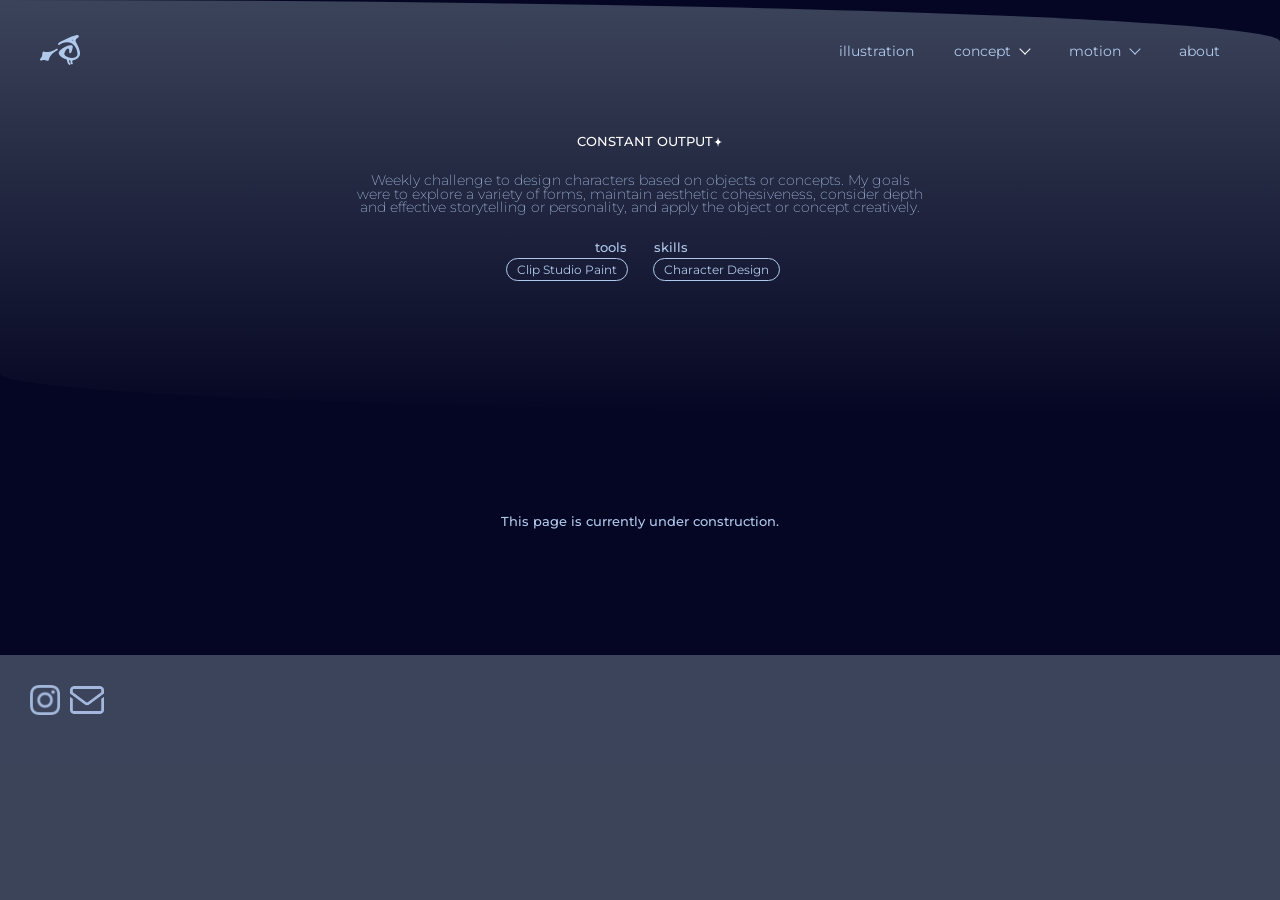
<file: concept_2024constantoutput.html>
<!DOCTYPE html> 
<html> 
<head> 
	<title>joey's portfolio</title> 
	<meta name="viewport" content="width=device-width" />

	<script src="js/script.js"></script>
	<script src="js/insertDescriptions.js"></script>

	<link rel="stylesheet" href="css/0all.css">
	<link rel="stylesheet" href="css/0all_logo.css">
	<link rel="stylesheet" href="css/0all_navbar.css">
	<link rel="stylesheet" href="css/0all_footer.css">

	<link rel="stylesheet" href="css/heading.css">
	<link rel="stylesheet" href="css/proj_gallery.css">

	<style>@import url('https://fonts.googleapis.com/css2?family=Chonburi&family=Courier+Prime:ital,wght@0,400;0,700;1,400;1,700&display=swap');</style>
	<link href="https://fonts.cdnfonts.com/css/pecita" rel="stylesheet">
	<link href="https://fonts.googleapis.com/css2?family=Montserrat:wght@100..900&display=swap" rel="stylesheet">

</head> 
<body> 
	<div id="nav-entire">
		<div id="logo-box">
			<audio id="sound-star" src="sparkle.wav" autostart="false"></audio>
			<a href="index.html"><img src="img/logo.svg" alt="logo" class="logo-svg"></a>
		</div>

		<div class="menu-box">
			<a class="menu-icon" onclick="clickMenuDropdown()">
                <span id="bar1" class="menu-bar"></span>
				<span id="bar2" class="menu-bar"></span>
				<span id="bar3" class="menu-bar"></span>
			</a>

			<div id="menu-dropdown">
				<ul class="menu-ul">
					<li><a class="menu-links" href="illust.html">illustration</a></li>
					
					<div class="submenu-dropdown" onclick="clickSubMenuDropdown(this)"onmouseenter="hoverSubMenuDropdown(this)" onmouseleave="leaveSubMenuDropdown(this)">
						<li><a class="menu-links" href="concept.html">concept</a> <div class="nav-arrow current-page"></div></li>
						<ul class="submenu-ul">
							<li><a class="menu-links" href="concept_2026beyondnova.html">beyond nova [2026]</a></li>
							<li><a class="menu-links" href="concept_2025janitorsmystery.html">janitor's mystery [2025]</a></li>
							<li><a class="menu-links" href="concept_2025hungrylegs.html">hungry legs [2025]</a></li>
							<li><a class="menu-links current-page" href="concept_2024constantoutput.html">constant output [2024]</a></li>
						</ul>
					</div>
					<div class="submenu-dropdown" onclick="clickSubMenuDropdown(this)"onmouseenter="hoverSubMenuDropdown(this)" onmouseleave="leaveSubMenuDropdown(this)">
						<li><a class="menu-links" href="motion.html">motion</a> <div class="nav-arrow"></div></li>
						<ul class="submenu-ul">
							<li><a class="menu-links" href="motion_2026beyondnova.html">beyond nova [2026]</a></li>
							<li><a class="menu-links" href="motion_2026onemancircus.html">one man circus [2026]</a></li>
							<li><a class="menu-links" href="motion_2026sydneymemories.html">sydney memories [2026]</a></li>
						</ul>
					</div>
					
                    <li><a class="menu-links" href="about.html">about</a></li>
					<!-- <li><a class="menu-links" href="contact.html">contact</a></li> -->
				</ul>
			</div>
		</div>
	</div>
	
	<div id="img-box">
		<div id="heading-box">
			<h2 id="heading-text-proj">Constant Output</h2>
			<img src="img/STAR.png" alt="STAR" id="heading-star" onclick="starAudio();">
		</div>

		<p class="heading-desc"><script>insertConceptDesc("ConstantOutput2024");</script></p>
		<div id="heading-info">
			<div id="heading-tools">
				<h3>tools</h3>
				<div class="heading-tool"><h4>Clip Studio Paint</h4></div>
			</div>
			<div id="heading-skills">
				<h3>skills</h3>
				<div class="heading-skill"><h4>Character Design</h4></div>
			</div>
		</div>
	</div>

    <div id="projects-box">
        <div id="projects-list"></div>
		
		<div id="projects-images">
			<h3>This page is currently under construction.</h3>
		</div>
    </div>
    
    <div id="footer">
        <div id="social-icons">
            <div class="social-icon"><a href="https://www.instagram.com/zhuyiiz/" ><img src="img/instagram.png" alt="instagram-icon" id="insta"></a></div>
            <div class="social-icon"><a href="mailto:joeyzhuyiiz@gmail.com" ><img src="img/mail-inbox-app.png" alt="mail-icon" id="mail"></a></div>
        </div>
    </div>
</body> 
</html>
</file>
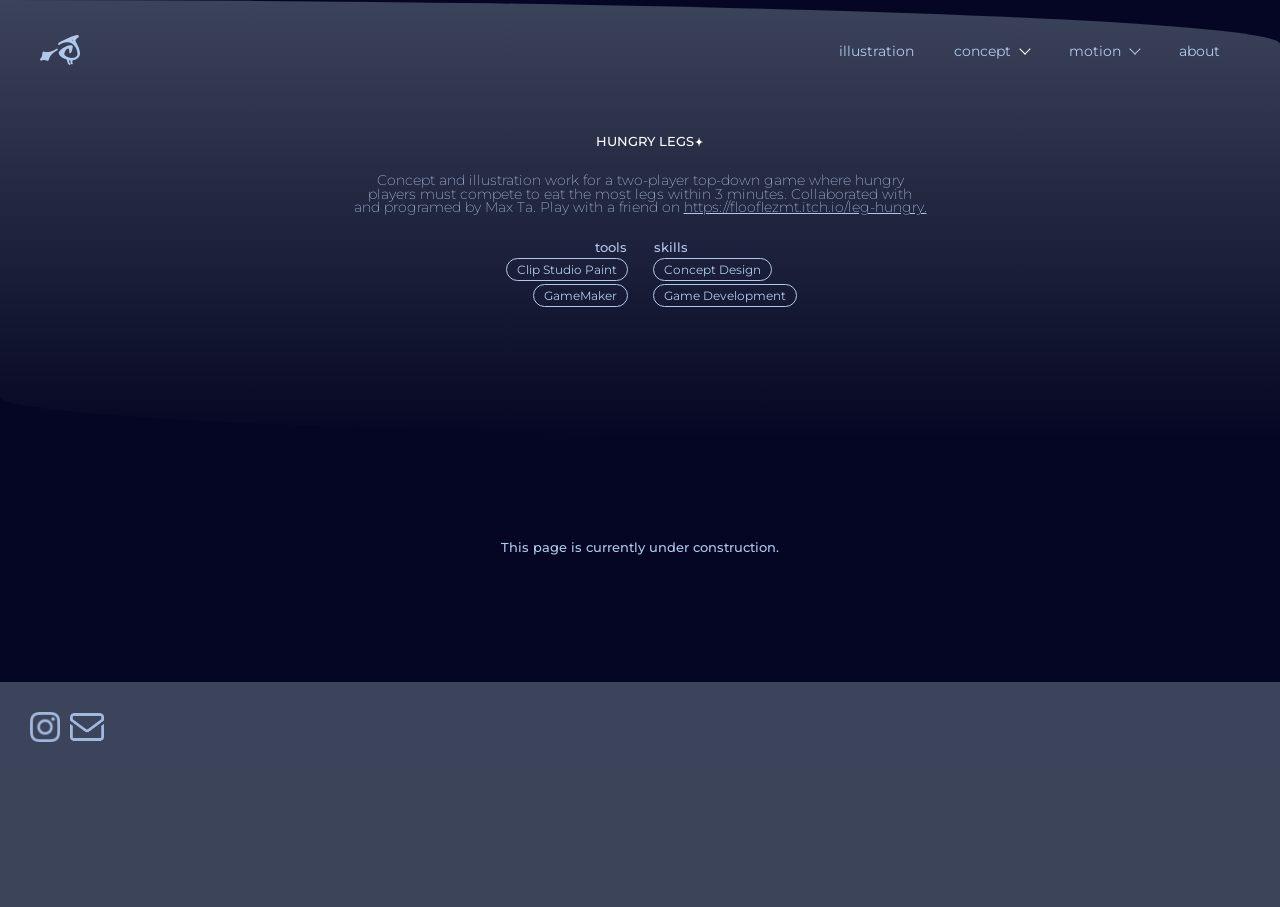
<file: concept_2025hungrylegs.html>
<!DOCTYPE html> 
<html> 
<head> 
	<title>joey's portfolio</title> 
	<meta name="viewport" content="width=device-width" />

	<script src="js/script.js"></script>
	<script src="js/insertDescriptions.js"></script>

	<link rel="stylesheet" href="css/0all.css">
	<link rel="stylesheet" href="css/0all_logo.css">
	<link rel="stylesheet" href="css/0all_navbar.css">
	<link rel="stylesheet" href="css/0all_footer.css">

	<link rel="stylesheet" href="css/heading.css">
	<link rel="stylesheet" href="css/proj_gallery.css">

	<style>@import url('https://fonts.googleapis.com/css2?family=Chonburi&family=Courier+Prime:ital,wght@0,400;0,700;1,400;1,700&display=swap');</style>
	<link href="https://fonts.cdnfonts.com/css/pecita" rel="stylesheet">
	<link href="https://fonts.googleapis.com/css2?family=Montserrat:wght@100..900&display=swap" rel="stylesheet">

</head> 
<body> 
	<div id="nav-entire">
		<div id="logo-box">
			<audio id="sound-star" src="sparkle.wav" autostart="false"></audio>
			<a href="index.html"><img src="img/logo.svg" alt="logo" class="logo-svg"></a>
		</div>

		<div class="menu-box">
			<a class="menu-icon" onclick="clickMenuDropdown()">
                <span id="bar1" class="menu-bar"></span>
				<span id="bar2" class="menu-bar"></span>
				<span id="bar3" class="menu-bar"></span>
			</a>

			<div id="menu-dropdown">
				<ul class="menu-ul">
					<li><a class="menu-links" href="illust.html">illustration</a></li>
					
					<div class="submenu-dropdown" onclick="clickSubMenuDropdown(this)"onmouseenter="hoverSubMenuDropdown(this)" onmouseleave="leaveSubMenuDropdown(this)">
						<li><a class="menu-links" href="concept.html">concept</a> <div class="nav-arrow current-page"></div></li>
						<ul class="submenu-ul">
							<li><a class="menu-links" href="concept_2026beyondnova.html">beyond nova [2026]</a></li>
							<li><a class="menu-links" href="concept_2025janitorsmystery.html">janitor's mystery [2025]</a></li>
							<li><a class="menu-links current-page" href="concept_2025hungrylegs.html">hungry legs [2025]</a></li>
							<li><a class="menu-links" href="concept_2024constantoutput.html">constant output [2024]</a></li>
						</ul>
					</div>
					<div class="submenu-dropdown" onclick="clickSubMenuDropdown(this)"onmouseenter="hoverSubMenuDropdown(this)" onmouseleave="leaveSubMenuDropdown(this)">
						<li><a class="menu-links" href="motion.html">motion</a> <div class="nav-arrow"></div></li>
						<ul class="submenu-ul">
							<li><a class="menu-links" href="motion_2026beyondnova.html">beyond nova [2026]</a></li>
							<li><a class="menu-links" href="motion_2026onemancircus.html">one man circus [2026]</a></li>
							<li><a class="menu-links" href="motion_2026sydneymemories.html">sydney memories [2026]</a></li>
						</ul>
					</div>
					
                    <li><a class="menu-links" href="about.html">about</a></li>
					<!-- <li><a class="menu-links" href="contact.html">contact</a></li> -->
				</ul>
			</div>
		</div>
	</div>
	
	<div id="img-box">
		<div id="heading-box">
			<h2 id="heading-text-proj">Hungry Legs</h2>
			<img src="img/STAR.png" alt="STAR" id="heading-star" onclick="starAudio();">
		</div>

		<p class="heading-desc"><script>insertConceptDesc("HungryLegs2025");</script></p>
		<div id="heading-info">
			<div id="heading-tools">
				<h3>tools</h3>
				<div class="heading-tool"><h4>Clip Studio Paint</h4></div>
				<div class="heading-tool"><h4>GameMaker</h4></div>
			</div>
			<div id="heading-skills">
				<h3>skills</h3>
				<div class="heading-skill"><h4>Concept Design</h4></div>
				<div class="heading-skill"><h4>Game Development</h4></div>
			</div>
		</div>
	</div>

    <div id="projects-box">
        <div id="projects-list"></div>
		
		<div id="projects-images">
			<h3>This page is currently under construction.</h3>
		</div>
    </div>

    <div id="footer">
        <div id="social-icons">
            <div class="social-icon"><a href="https://www.instagram.com/zhuyiiz/" ><img src="img/instagram.png" alt="instagram-icon" id="insta"></a></div>
            <div class="social-icon"><a href="mailto:joeyzhuyiiz@gmail.com" ><img src="img/mail-inbox-app.png" alt="mail-icon" id="mail"></a></div>
        </div>
    </div>
</body> 
</html>
</file>
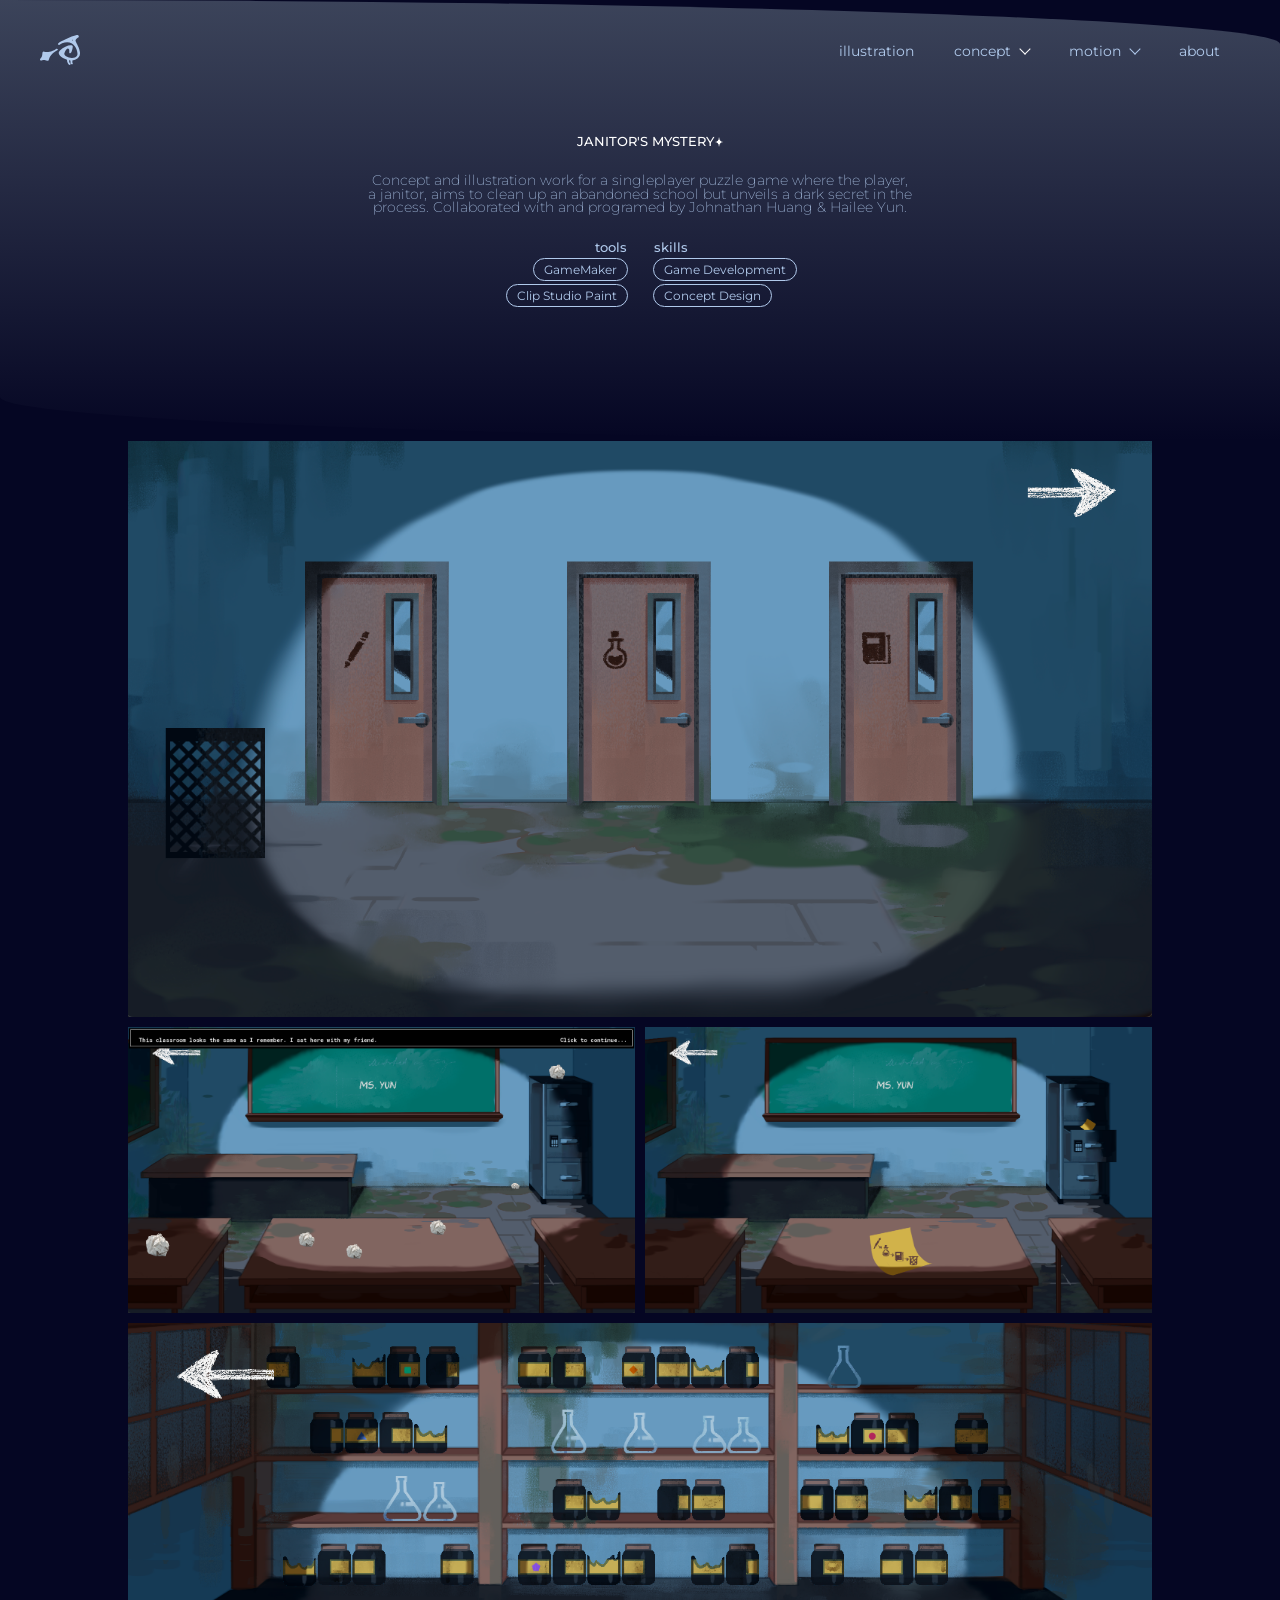
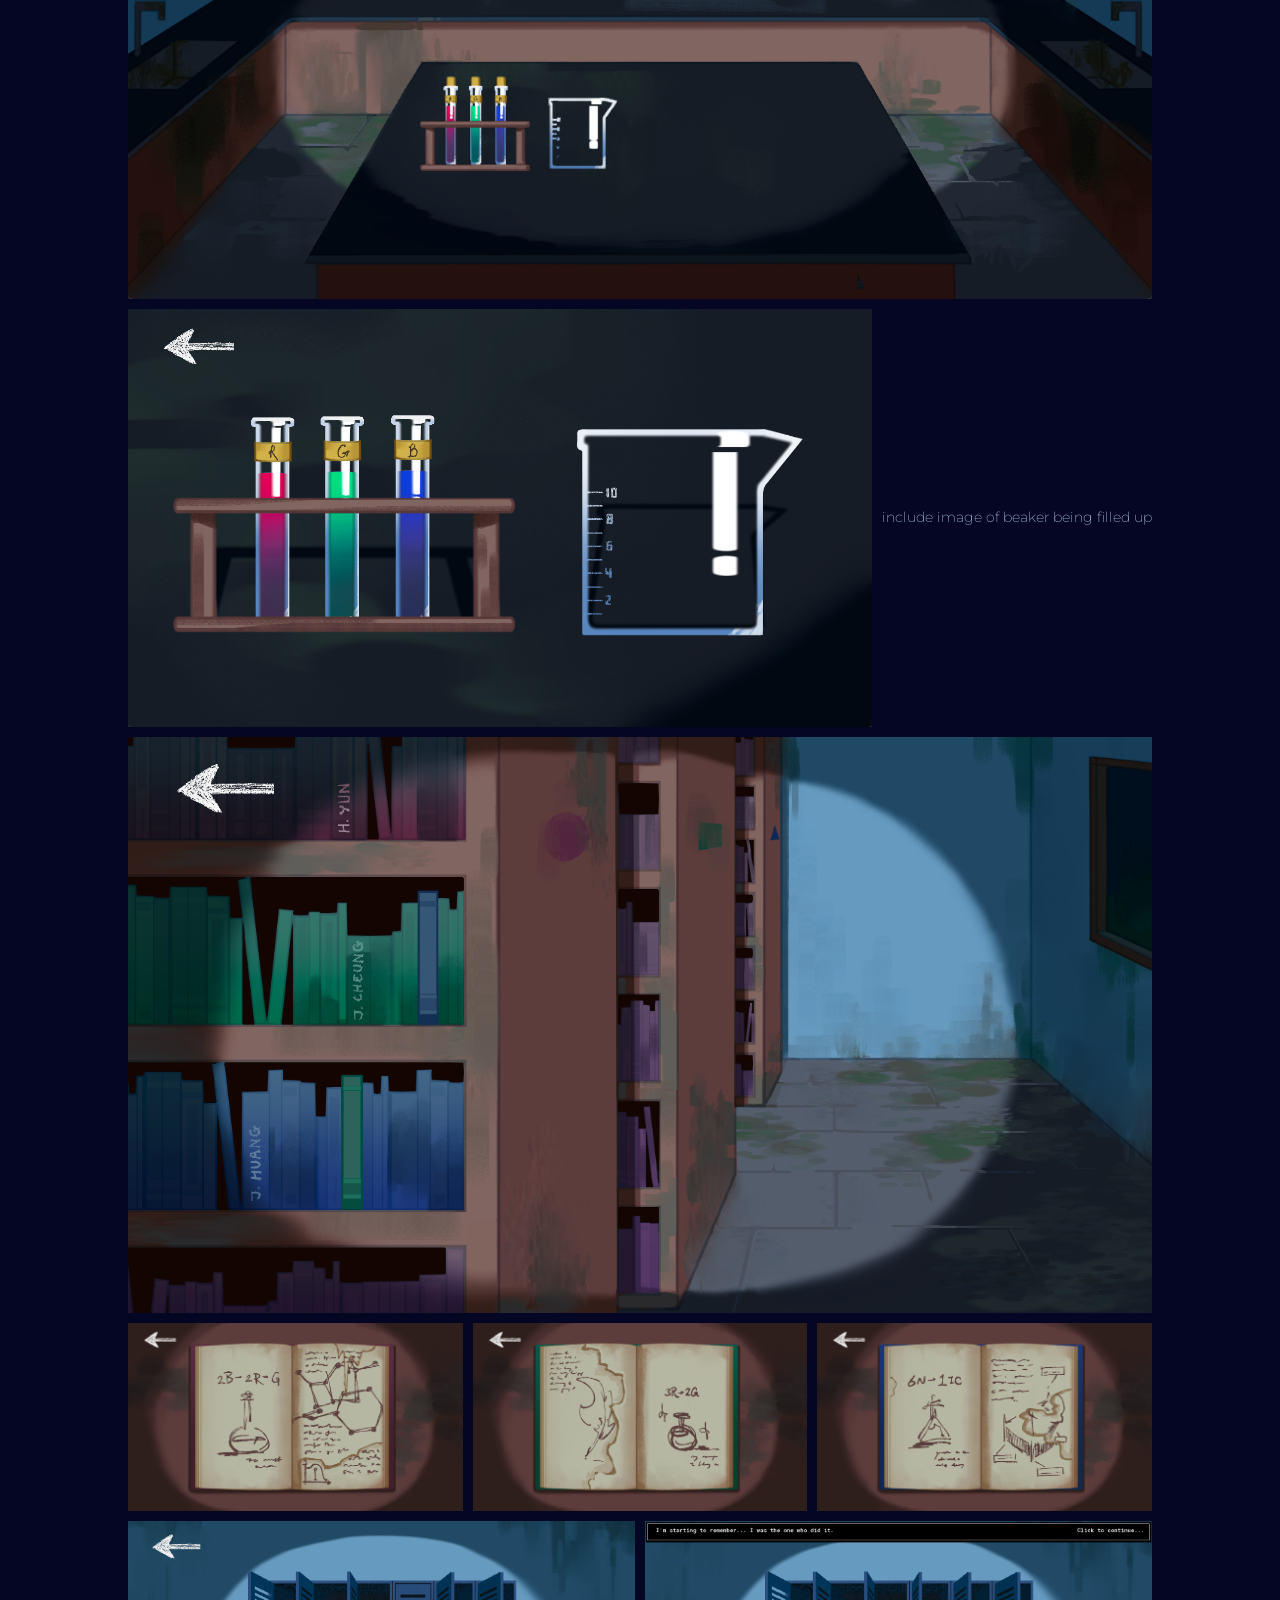
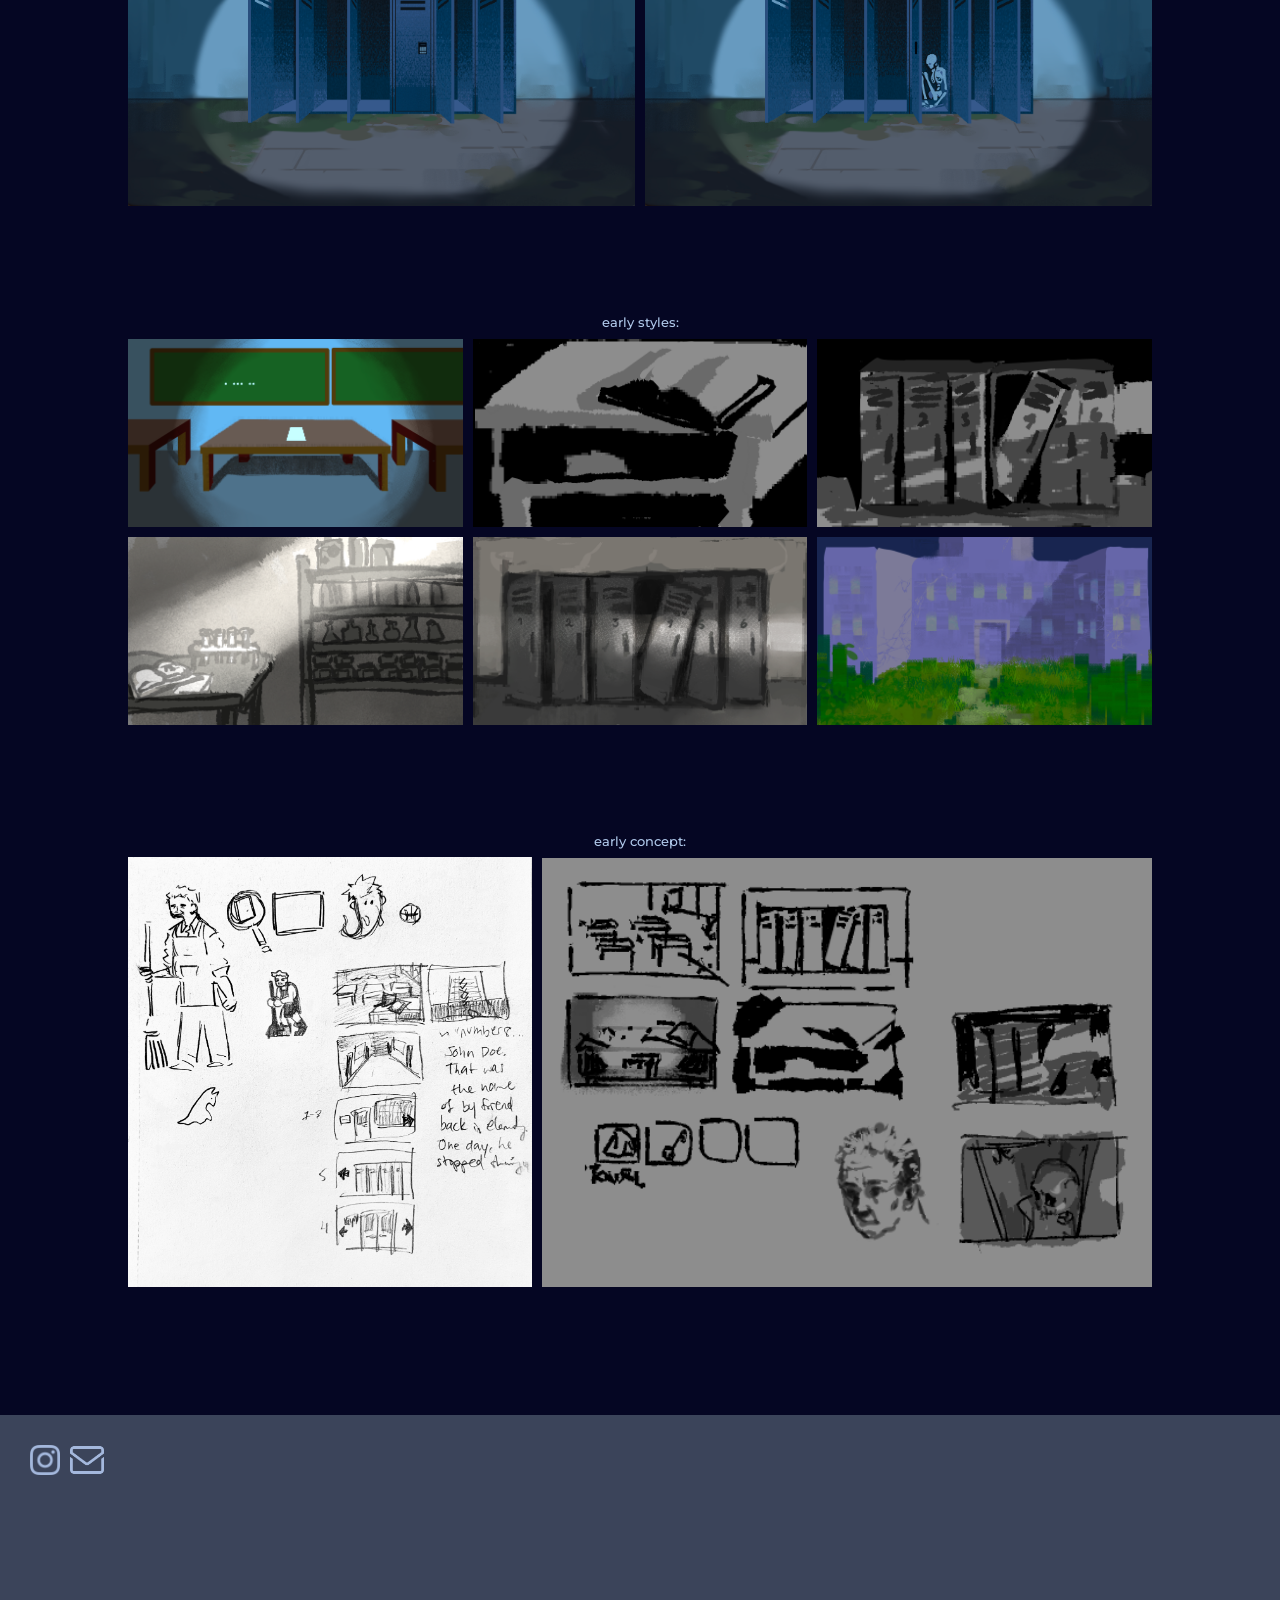
<file: concept_2025janitorsmystery.html>
<!DOCTYPE html> 
<html> 
<head> 
	<title>joey's portfolio</title> 
	<meta name="viewport" content="width=device-width" />

	<script src="js/script.js"></script>
	<script src="js/insertDescriptions.js"></script>

	<link rel="stylesheet" href="css/0all.css">
	<link rel="stylesheet" href="css/0all_logo.css">
	<link rel="stylesheet" href="css/0all_navbar.css">
	<link rel="stylesheet" href="css/0all_footer.css">

	<link rel="stylesheet" href="css/heading.css">
	<link rel="stylesheet" href="css/proj_gallery.css">

	<style>@import url('https://fonts.googleapis.com/css2?family=Chonburi&family=Courier+Prime:ital,wght@0,400;0,700;1,400;1,700&display=swap');</style>
	<link href="https://fonts.cdnfonts.com/css/pecita" rel="stylesheet">
	<link href="https://fonts.googleapis.com/css2?family=Montserrat:wght@100..900&display=swap" rel="stylesheet">

</head> 
<body> 
	<div id="nav-entire">
		<div id="logo-box">
			<audio id="sound-star" src="sparkle.wav" autostart="false"></audio>
			<a href="index.html"><img src="img/logo.svg" alt="logo" class="logo-svg"></a>
		</div>

		<div class="menu-box">
			<a class="menu-icon" onclick="clickMenuDropdown()">
                <span id="bar1" class="menu-bar"></span>
				<span id="bar2" class="menu-bar"></span>
				<span id="bar3" class="menu-bar"></span>
			</a>

			<div id="menu-dropdown">
				<ul class="menu-ul">
					<li><a class="menu-links" href="illust.html">illustration</a></li>
					
					<div class="submenu-dropdown" onclick="clickSubMenuDropdown(this)"onmouseenter="hoverSubMenuDropdown(this)" onmouseleave="leaveSubMenuDropdown(this)">
						<li><a class="menu-links" href="concept.html">concept</a> <div class="nav-arrow current-page"></div></li>
						<ul class="submenu-ul">
							<li><a class="menu-links" href="concept_2026beyondnova.html">beyond nova [2026]</a></li>
							<li><a class="menu-links current-page" href="concept_2025janitorsmystery.html">janitor's mystery [2025]</a></li>
							<li><a class="menu-links" href="concept_2025hungrylegs.html">hungry legs [2025]</a></li>
							<li><a class="menu-links" href="concept_2024constantoutput.html">constant output [2024]</a></li>
						</ul>
					</div>
					<div class="submenu-dropdown" onclick="clickSubMenuDropdown(this)"onmouseenter="hoverSubMenuDropdown(this)" onmouseleave="leaveSubMenuDropdown(this)">
						<li><a class="menu-links" href="motion.html">motion</a> <div class="nav-arrow"></div></li>
						<ul class="submenu-ul">
							<li><a class="menu-links" href="motion_2026beyondnova.html">beyond nova [2026]</a></li>
							<li><a class="menu-links" href="motion_2026onemancircus.html">one man circus [2026]</a></li>
							<li><a class="menu-links" href="motion_2026sydneymemories.html">sydney memories [2026]</a></li>
						</ul>
					</div>
					
                    <li><a class="menu-links" href="about.html">about</a></li>
					<!-- <li><a class="menu-links" href="contact.html">contact</a></li> -->
				</ul>
			</div>
		</div>
	</div>
	
	<div id="img-box">
		<div id="heading-box">
			<h2 id="heading-text-proj">Janitor's Mystery</h2>
			<img src="img/STAR.png" alt="STAR" id="heading-star" onclick="starAudio();">
		</div>

		<p class="heading-desc"><script>insertConceptDesc("JanitorsMystery2025");</script></p>
		<div id="heading-info">
			<div id="heading-tools">
				<h3>tools</h3>
				<div class="heading-tool"><h4>GameMaker</h4></div>
				<div class="heading-tool"><h4>Clip Studio Paint</h4></div>
			</div>
			<div id="heading-skills">
				<h3>skills</h3>
				<div class="heading-skill"><h4>Game Development</h4></div>
				<div class="heading-skill"><h4>Concept Design</h4></div>
			</div>
		</div>
	</div>

    <div id="projects-box">
        <div id="projects-list"></div>
		
		<div id="projects-images">
			<!-- <img class="proj-img" src="img/janitor's mystery/jm_classroom1.png" alt="img1"> -->
			<div class="proj-img-wrapper"><img class="proj-img" src="img/janitor's mystery/jm_doors.png" alt="image-1"></div>
			<div class="flex-row">
				<div class="proj-img-wrapper"><img class="proj-img" src="img/janitor's mystery/jm_classroom1_closed.png" alt="image-2"></div>
				<div class="proj-img-wrapper"><img class="proj-img" src="img/janitor's mystery/jm_classroom1_open.png" alt="image-3"></div>
			</div>
			
			<div class="proj-img-wrapper"><img class="proj-img" src="img/janitor's mystery/jm_classroom2.png" alt="image-4"></div>
			<div class="flex-row">
				<div class="proj-img-wrapper"><img class="proj-img" src="img/janitor's mystery/jm_classroom2_beakerpuzzle.png" alt="image-5"></div>
				<p>include image of beaker being filled up</p>
			</div>			
			
			<div class="proj-img-wrapper"><img class="proj-img" src="img/janitor's mystery/jm_classroom3.png" alt="image-6"></div>
			<div class="flex-row">
				<div class="proj-img-wrapper"><img class="proj-img" src="img/janitor's mystery/jm_classroom3_book1.png" alt="image-7"></div>
				<div class="proj-img-wrapper"><img class="proj-img" src="img/janitor's mystery/jm_classroom3_book2.png" alt="image-8"></div>
				<div class="proj-img-wrapper"><img class="proj-img" src="img/janitor's mystery/jm_classroom3_book3.png" alt="image-9"></div>
			</div>
			<div class="flex-row">
				<div class="proj-img-wrapper"><img class="proj-img" src="img/janitor's mystery/jm_locker_closed.png" alt="image-10"></div>
				<div class="proj-img-wrapper"><img class="proj-img" src="img/janitor's mystery/jm_locker_open.png" alt="image-11"></div>
			</div>
			
			<h3>early styles:</h3>
			<div class="flex-row">
				<div class="proj-img-wrapper"><img class="proj-img" src="img/janitor's mystery/jmconcept_1.png" alt="image-12"></div>
				<div class="proj-img-wrapper"><img class="proj-img" src="img/janitor's mystery/jmconcept_2.png" alt="image-13"></div>
				<div class="proj-img-wrapper"><img class="proj-img" src="img/janitor's mystery/jmconcept_3.png" alt="image-14"></div>
			</div>
			<div class="flex-row">
				<div class="proj-img-wrapper"><img class="proj-img" src="img/janitor's mystery/jmconcept_4.png" alt="image-15"></div>
				<div class="proj-img-wrapper"><img class="proj-img" src="img/janitor's mystery/jmconcept_5.png" alt="image-16"></div>
				<div class="proj-img-wrapper"><img class="proj-img" src="img/janitor's mystery/jmconcept_6.png" alt="image-17"></div>
			</div>

			<h3>early concept:</h3>
			<div class="flex-row">
				<div class="proj-img-wrapper"><img class="proj-img" src="img/janitor's mystery/jmconcept_sketches1.jpg" alt="image-18"></div>
				<div class="proj-img-wrapper" id="i1"><img class="proj-img" src="img/janitor's mystery/jmconcept_sketches2.png" alt="image-19"></div>
			</div>
		</div>
    </div>

    <div id="footer">
        <div id="social-icons">
            <div class="social-icon"><a href="https://www.instagram.com/zhuyiiz/" ><img src="img/instagram.png" alt="instagram-icon" id="insta"></a></div>
            <div class="social-icon"><a href="mailto:joeyzhuyiiz@gmail.com" ><img src="img/mail-inbox-app.png" alt="mail-icon" id="mail"></a></div>
        </div>
    </div>
</body> 
</html>
</file>
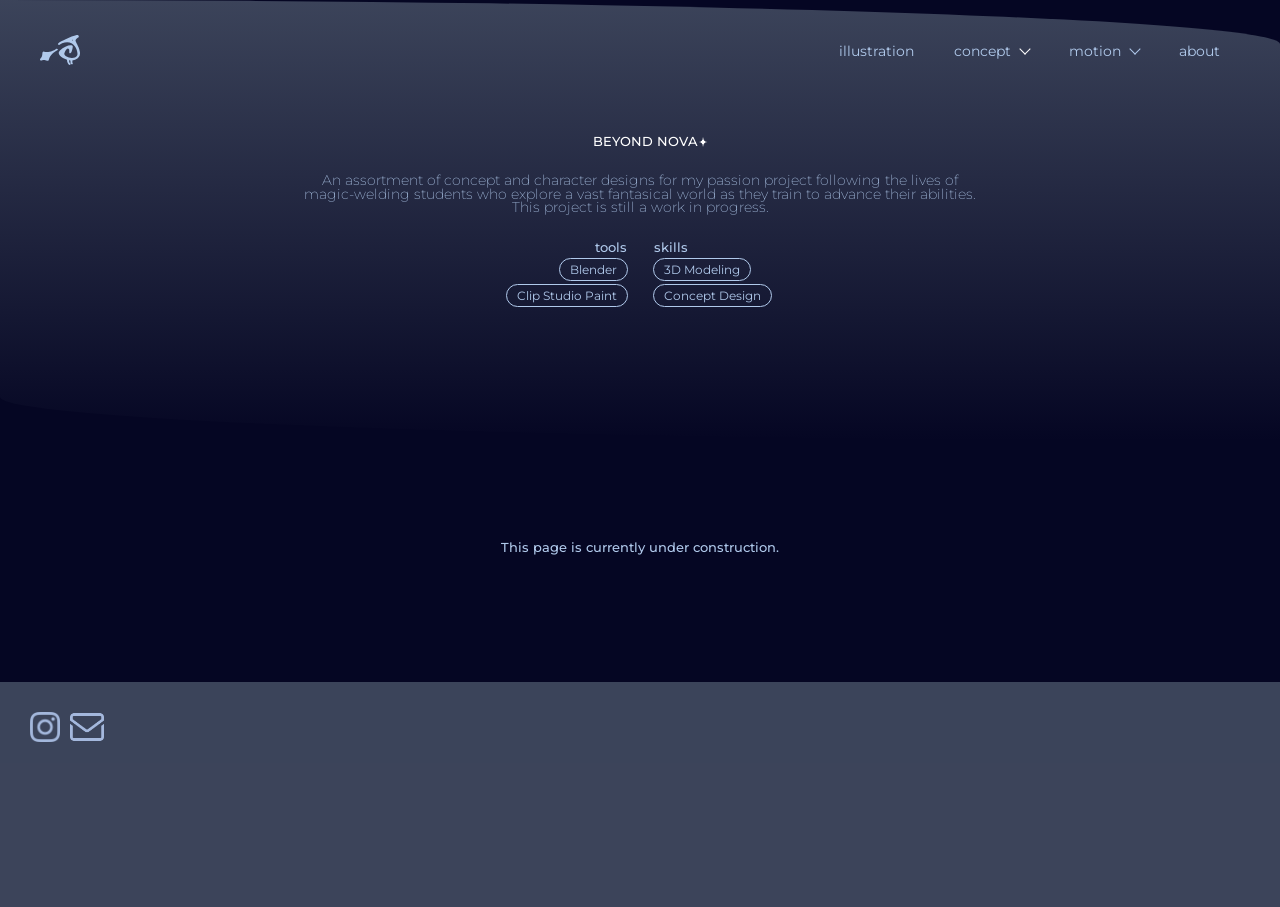
<file: concept_2026beyondnova.html>
<!DOCTYPE html> 
<html> 
<head> 
	<title>joey's portfolio</title> 
	<meta name="viewport" content="width=device-width" />

	<script src="js/script.js"></script>
	<script src="js/insertDescriptions.js"></script>

	<link rel="stylesheet" href="css/0all.css">
	<link rel="stylesheet" href="css/0all_logo.css">
	<link rel="stylesheet" href="css/0all_navbar.css">
	<link rel="stylesheet" href="css/0all_footer.css">

	<link rel="stylesheet" href="css/heading.css">
	<link rel="stylesheet" href="css/proj_gallery.css">

	<style>@import url('https://fonts.googleapis.com/css2?family=Chonburi&family=Courier+Prime:ital,wght@0,400;0,700;1,400;1,700&display=swap');</style>
	<link href="https://fonts.cdnfonts.com/css/pecita" rel="stylesheet">
	<link href="https://fonts.googleapis.com/css2?family=Montserrat:wght@100..900&display=swap" rel="stylesheet">

</head> 
<body> 
	<div id="nav-entire">
		<div id="logo-box">
			<audio id="sound-star" src="sparkle.wav" autostart="false"></audio>
			<a href="index.html"><img src="img/logo.svg" alt="logo" class="logo-svg"></a>
		</div>

		<div class="menu-box">
			<a class="menu-icon" onclick="clickMenuDropdown()">
                <span id="bar1" class="menu-bar"></span>
				<span id="bar2" class="menu-bar"></span>
				<span id="bar3" class="menu-bar"></span>
			</a>

			<div id="menu-dropdown">
				<ul class="menu-ul">
					<li><a class="menu-links" href="illust.html">illustration</a></li>
					
					<div class="submenu-dropdown" onclick="clickSubMenuDropdown(this)"onmouseenter="hoverSubMenuDropdown(this)" onmouseleave="leaveSubMenuDropdown(this)">
						<li><a class="menu-links" href="concept.html">concept</a> <div class="nav-arrow current-page"></div></li>
						<ul class="submenu-ul">
							<li><a class="menu-links current-page" href="concept_2026beyondnova.html">beyond nova [2026]</a></li>
							<li><a class="menu-links" href="concept_2025janitorsmystery.html">janitor's mystery [2025]</a></li>
							<li><a class="menu-links" href="concept_2025hungrylegs.html">hungry legs [2025]</a></li>
							<li><a class="menu-links" href="concept_2024constantoutput.html">constant output [2024]</a></li>
						</ul>
					</div>
					<div class="submenu-dropdown" onclick="clickSubMenuDropdown(this)"onmouseenter="hoverSubMenuDropdown(this)" onmouseleave="leaveSubMenuDropdown(this)">
						<li><a class="menu-links" href="motion.html">motion</a> <div class="nav-arrow"></div></li>
						<ul class="submenu-ul">
							<li><a class="menu-links" href="motion_2026beyondnova.html">beyond nova [2026]</a></li>
							<li><a class="menu-links" href="motion_2026onemancircus.html">one man circus [2026]</a></li>
							<li><a class="menu-links" href="motion_2026sydneymemories.html">sydney memories [2026]</a></li>
						</ul>
					</div>
					
                    <li><a class="menu-links" href="about.html">about</a></li>
					<!-- <li><a class="menu-links" href="contact.html">contact</a></li> -->
				</ul>
			</div>
		</div>
	</div>
	
	<div id="img-box">
		<div id="heading-box">
			<h2 id="heading-text-proj">Beyond Nova</h2>
			<img src="img/STAR.png" alt="STAR" id="heading-star" onclick="starAudio();">
		</div>

		<p class="heading-desc"><script>insertConceptDesc("BeyondNova2026");</script></p>
		<div id="heading-info">
			<div id="heading-tools">
				<h3>tools</h3>
				<div class="heading-tool"><h4>Blender</h4></div>
				<div class="heading-tool"><h4>Clip Studio Paint</h4></div>
			</div>
			<div id="heading-skills">
				<h3>skills</h3>
				<div class="heading-skill"><h4>3D Modeling</h4></div>
				<div class="heading-skill"><h4>Concept Design</h4></div>
			</div>
		</div>
	</div>

    <div id="projects-box">
        <div id="projects-list"></div>
		
		<div id="projects-images">
			<h3>This page is currently under construction.</h3>
		</div>
    </div>

    <div id="footer">
        <div id="social-icons">
            <div class="social-icon"><a href="https://www.instagram.com/zhuyiiz/" ><img src="img/instagram.png" alt="instagram-icon" id="insta"></a></div>
            <div class="social-icon"><a href="mailto:joeyzhuyiiz@gmail.com" ><img src="img/mail-inbox-app.png" alt="mail-icon" id="mail"></a></div>
        </div>
    </div>
</body> 
</html>
</file>
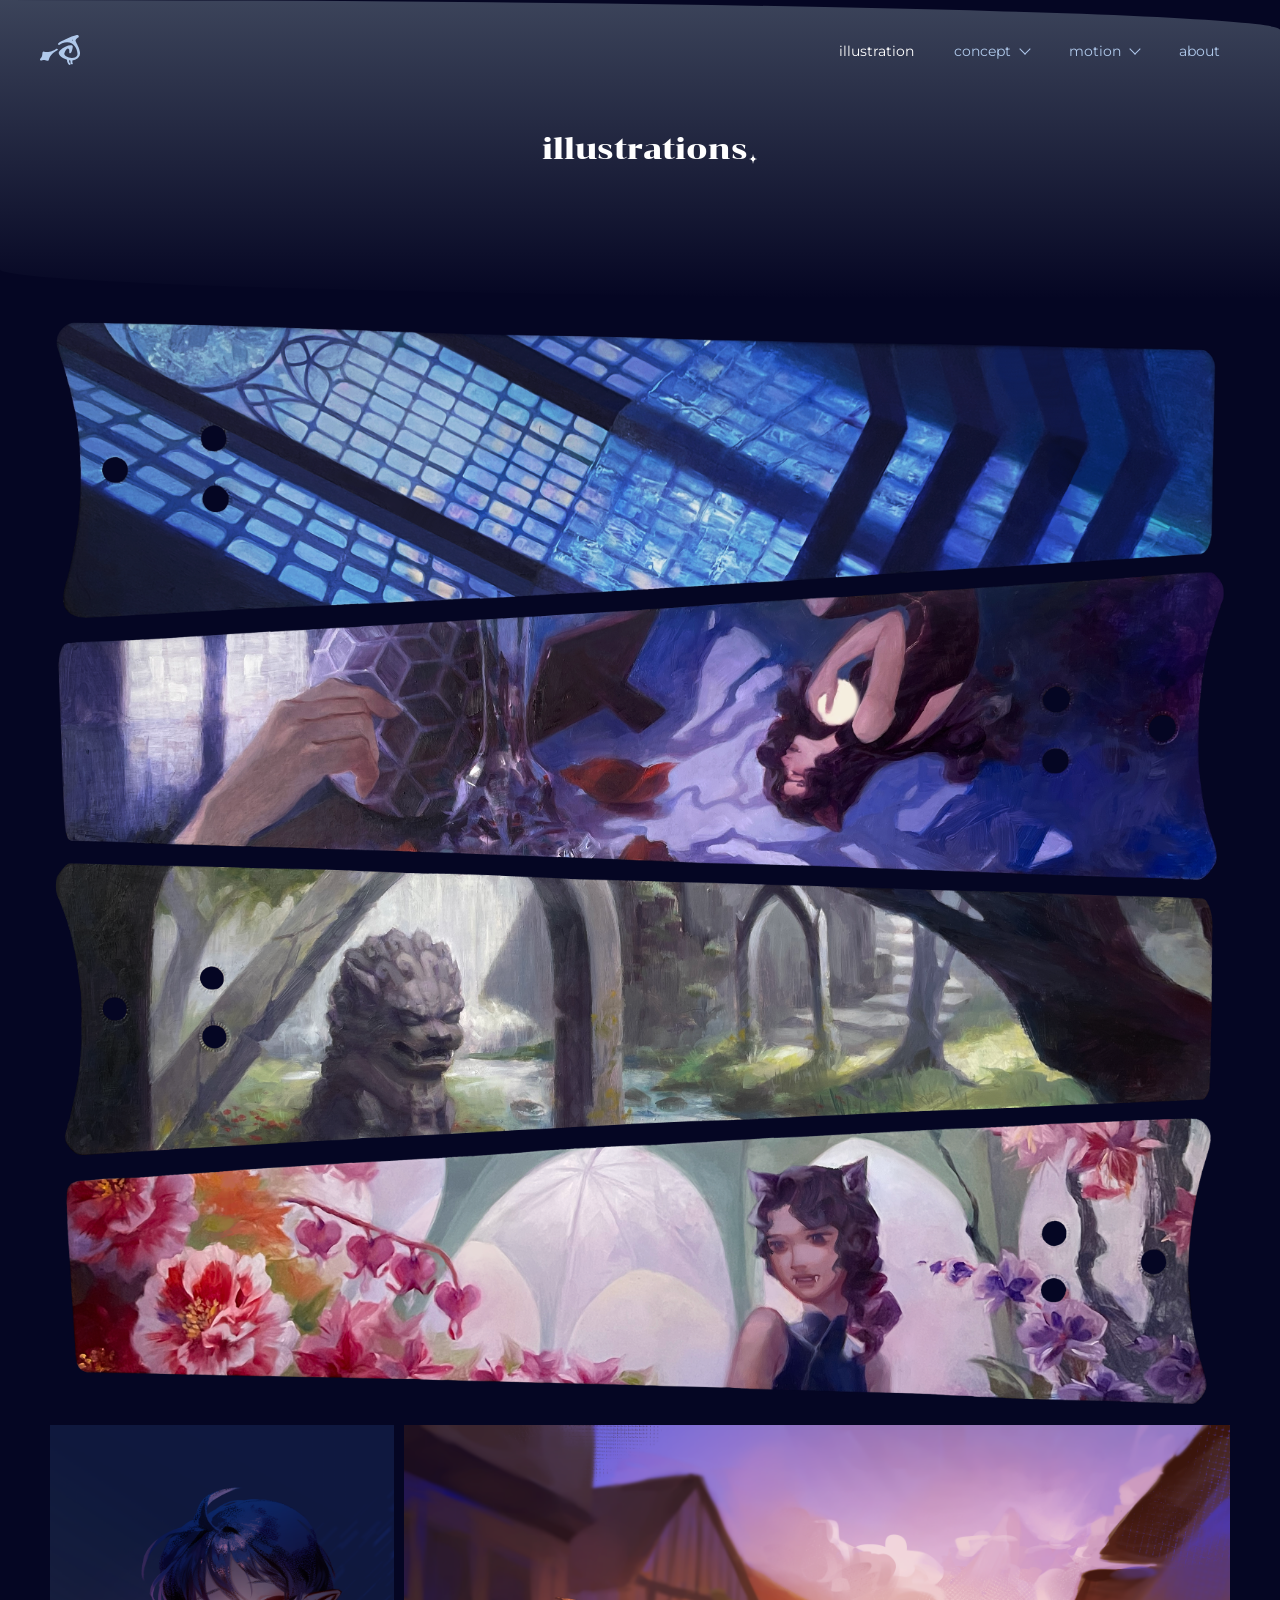
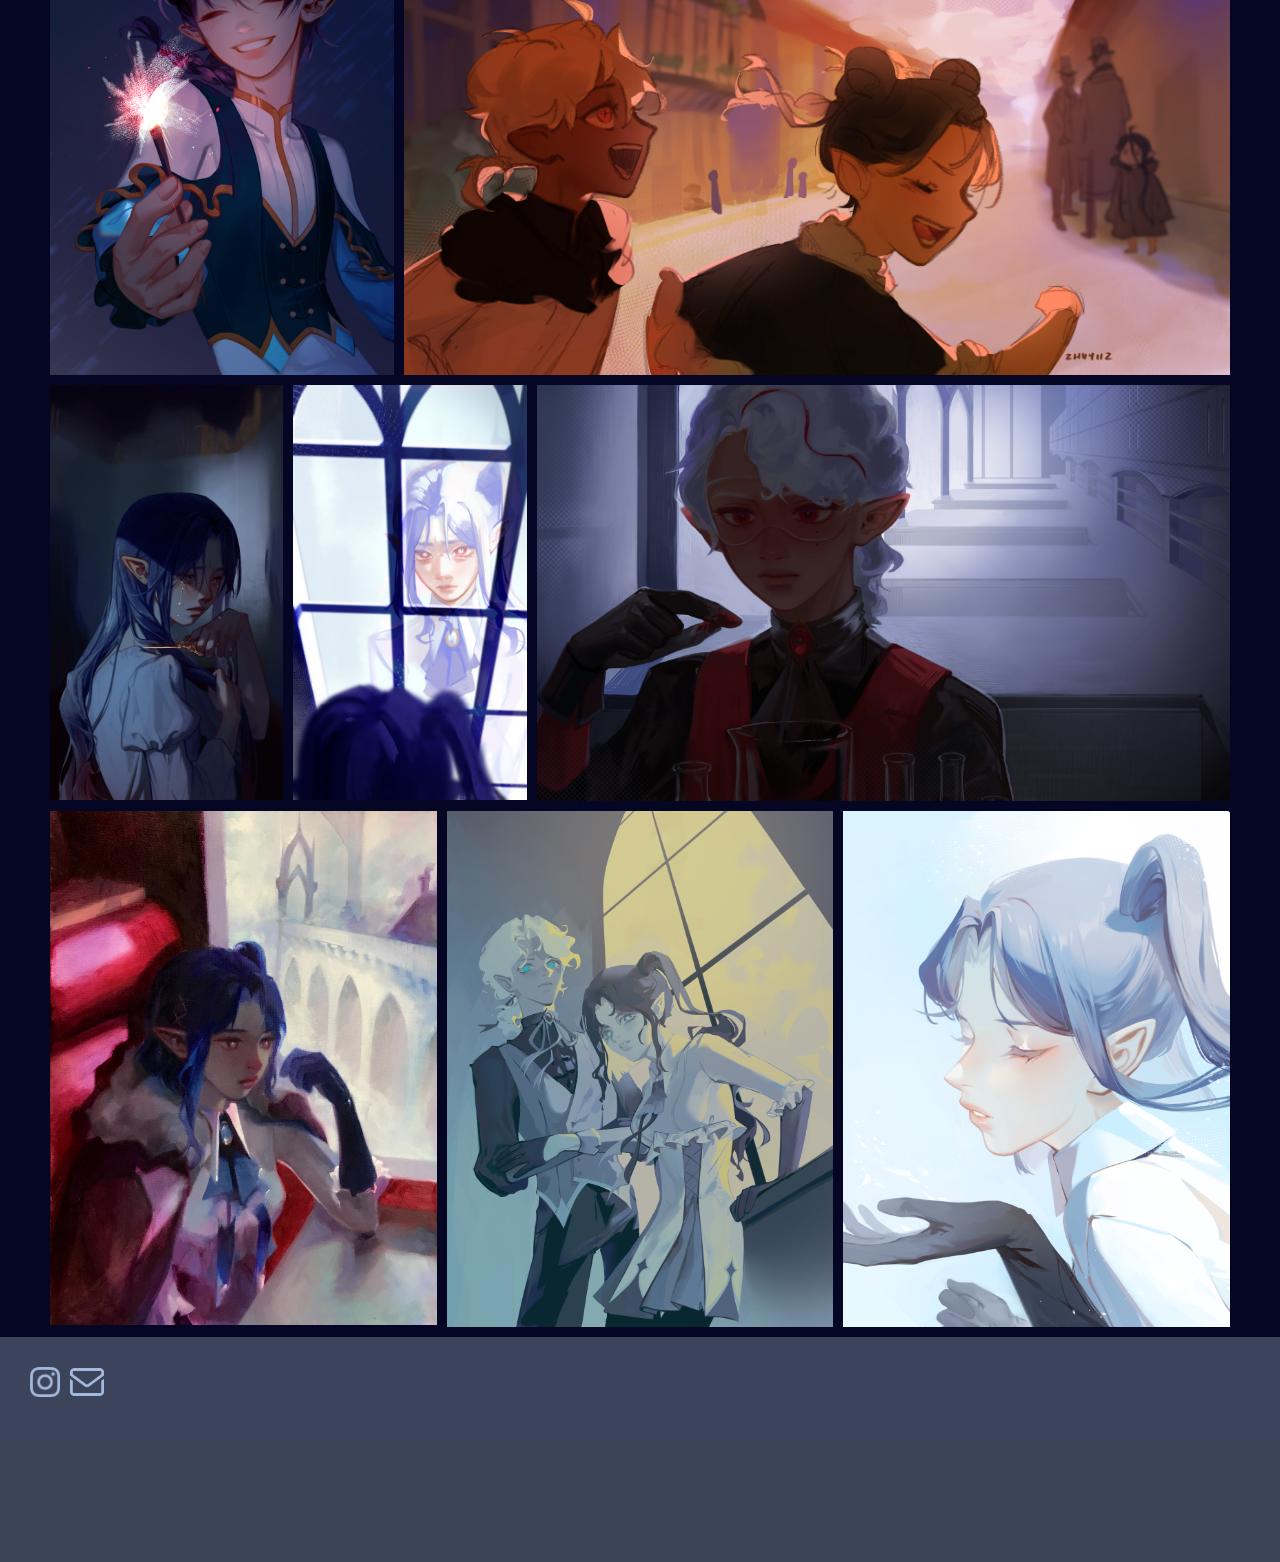
<file: illust.html>
<!DOCTYPE html> 
<html> 
<head> 
	<title>joey's portfolio</title> 
	<meta name="viewport" content="width=device-width" />

	<script src="js/script.js"></script>
	<script src="js/insertDescriptions.js"></script>

	<link rel="stylesheet" href="css/0all.css">
	<link rel="stylesheet" href="css/0all_logo.css">
	<link rel="stylesheet" href="css/0all_navbar.css">
	<link rel="stylesheet" href="css/0all_footer.css">

	<link rel="stylesheet" href="css/heading.css">
	<link rel="stylesheet" href="css/illust_gallery.css">

	<style>@import url('https://fonts.googleapis.com/css2?family=Chonburi&family=Courier+Prime:ital,wght@0,400;0,700;1,400;1,700&display=swap');</style>
	<link href="https://fonts.cdnfonts.com/css/pecita" rel="stylesheet">
	<link href="https://fonts.googleapis.com/css2?family=Montserrat:wght@100..900&display=swap" rel="stylesheet">

</head> 
<body> 
	<div id="nav-entire">
		<div id="logo-box">
			<audio id="sound-star" src="sparkle.wav" autostart="false"></audio>
			<a href="index.html"><img src="img/logo.svg" alt="logo" class="logo-svg"></a>
		</div>

		<div class="menu-box">
			<a class="menu-icon" onclick="clickMenuDropdown()">
                <span id="bar1" class="menu-bar"></span>
				<span id="bar2" class="menu-bar"></span>
				<span id="bar3" class="menu-bar"></span>
			</a>

			<div id="menu-dropdown">
				<ul class="menu-ul">
					<li><a class="menu-links current-page" href="illust.html">illustration</a></li>
					
					<div class="submenu-dropdown" onclick="clickSubMenuDropdown(this)"onmouseenter="hoverSubMenuDropdown(this)" onmouseleave="leaveSubMenuDropdown(this)">
						<li><a class="menu-links" href="concept.html">concept</a> <div class="nav-arrow"></div></li>
						<ul class="submenu-ul">
							<li><a class="menu-links" href="concept_2026beyondnova.html">beyond nova [2026]</a></li>
							<li><a class="menu-links" href="concept_2025janitorsmystery.html">janitor's mystery [2025]</a></li>
							<li><a class="menu-links" href="concept_2025hungrylegs.html">hungry legs [2025]</a></li>
							<li><a class="menu-links" href="concept_2024constantoutput.html">constant output [2024]</a></li>
						</ul>
					</div>
					<div class="submenu-dropdown" onclick="clickSubMenuDropdown(this)"onmouseenter="hoverSubMenuDropdown(this)" onmouseleave="leaveSubMenuDropdown(this)">
						<li><a class="menu-links" href="motion.html">motion</a> <div class="nav-arrow"></div></li>
						<ul class="submenu-ul">
							<li><a class="menu-links" href="motion_2026beyondnova.html">beyond nova [2026]</a></li>
							<li><a class="menu-links" href="motion_2026onemancircus.html">one man circus [2026]</a></li>
							<li><a class="menu-links" href="motion_2026sydneymemories.html">sydney memories [2026]</a></li>
						</ul>
					</div>
					
                    <li><a class="menu-links" href="about.html">about</a></li>
					<!-- <li><a class="menu-links" href="contact.html">contact</a></li> -->
				</ul>
			</div>
		</div>
	</div>
	
	<div id="img-box">
		<div id="heading-box">
			<h2 id="heading-text">illustrations</h2>
			<img src="img/STAR.png" alt="STAR" id="heading-star" onclick="starAudio();">
		</div>
	</div>

	<div id="projects-box">
        <div id="projects-list"></div>
		
		<div id="projects-images">
			<div class="proj-img-wrapper"><img class="proj-img" src="img/illust/8SeriesPainting.png" alt="image-1"></div>
			<div class="flex-row">
				<div class="proj-img-wrapper"><img class="proj-img" src="img/illust/7Faust.png" alt="image-2"></div>
				<div class="proj-img-wrapper" id="i1"><img class="proj-img" src="img/illust/Town.png" alt="image-3"></div>
			</div>
			<div class="flex-row">
				<div class="proj-img-wrapper"><img class="proj-img" src="img/illust/5DoIt.png" alt="image-4"></div>
				<div class="proj-img-wrapper"><img class="proj-img" src="img/illust/6WhoIAm.png" alt="image-5"></div>
				<div class="proj-img-wrapper" id="i2"><img class="proj-img" src="img/illust/3Intriguing.png" alt="image-6"></div>
			</div>
			<div class="flex-row">
				<div class="proj-img-wrapper"><img class="proj-img" src="img/illust/4trainride.JPG" alt="image-7"></div>
				<div class="proj-img-wrapper"><img class="proj-img" src="img/illust/2ByTheWindow.png" alt="image-8"></div>
				<div class="proj-img-wrapper"><img class="proj-img" src="img/illust/1IcyGlass.png" alt="image-9"></div>
			</div>
		</div>
    </div>

    
    <div id="footer">
        <div id="social-icons">
            <div class="social-icon"><a href="https://www.instagram.com/zhuyiiz/" ><img src="img/instagram.png" alt="instagram-icon" id="insta"></a></div>
            <div class="social-icon"><a href="mailto:joeyzhuyiiz@gmail.com" ><img src="img/mail-inbox-app.png" alt="mail-icon" id="mail"></a></div>
        </div>
    </div>
</body> 
</html>
</file>
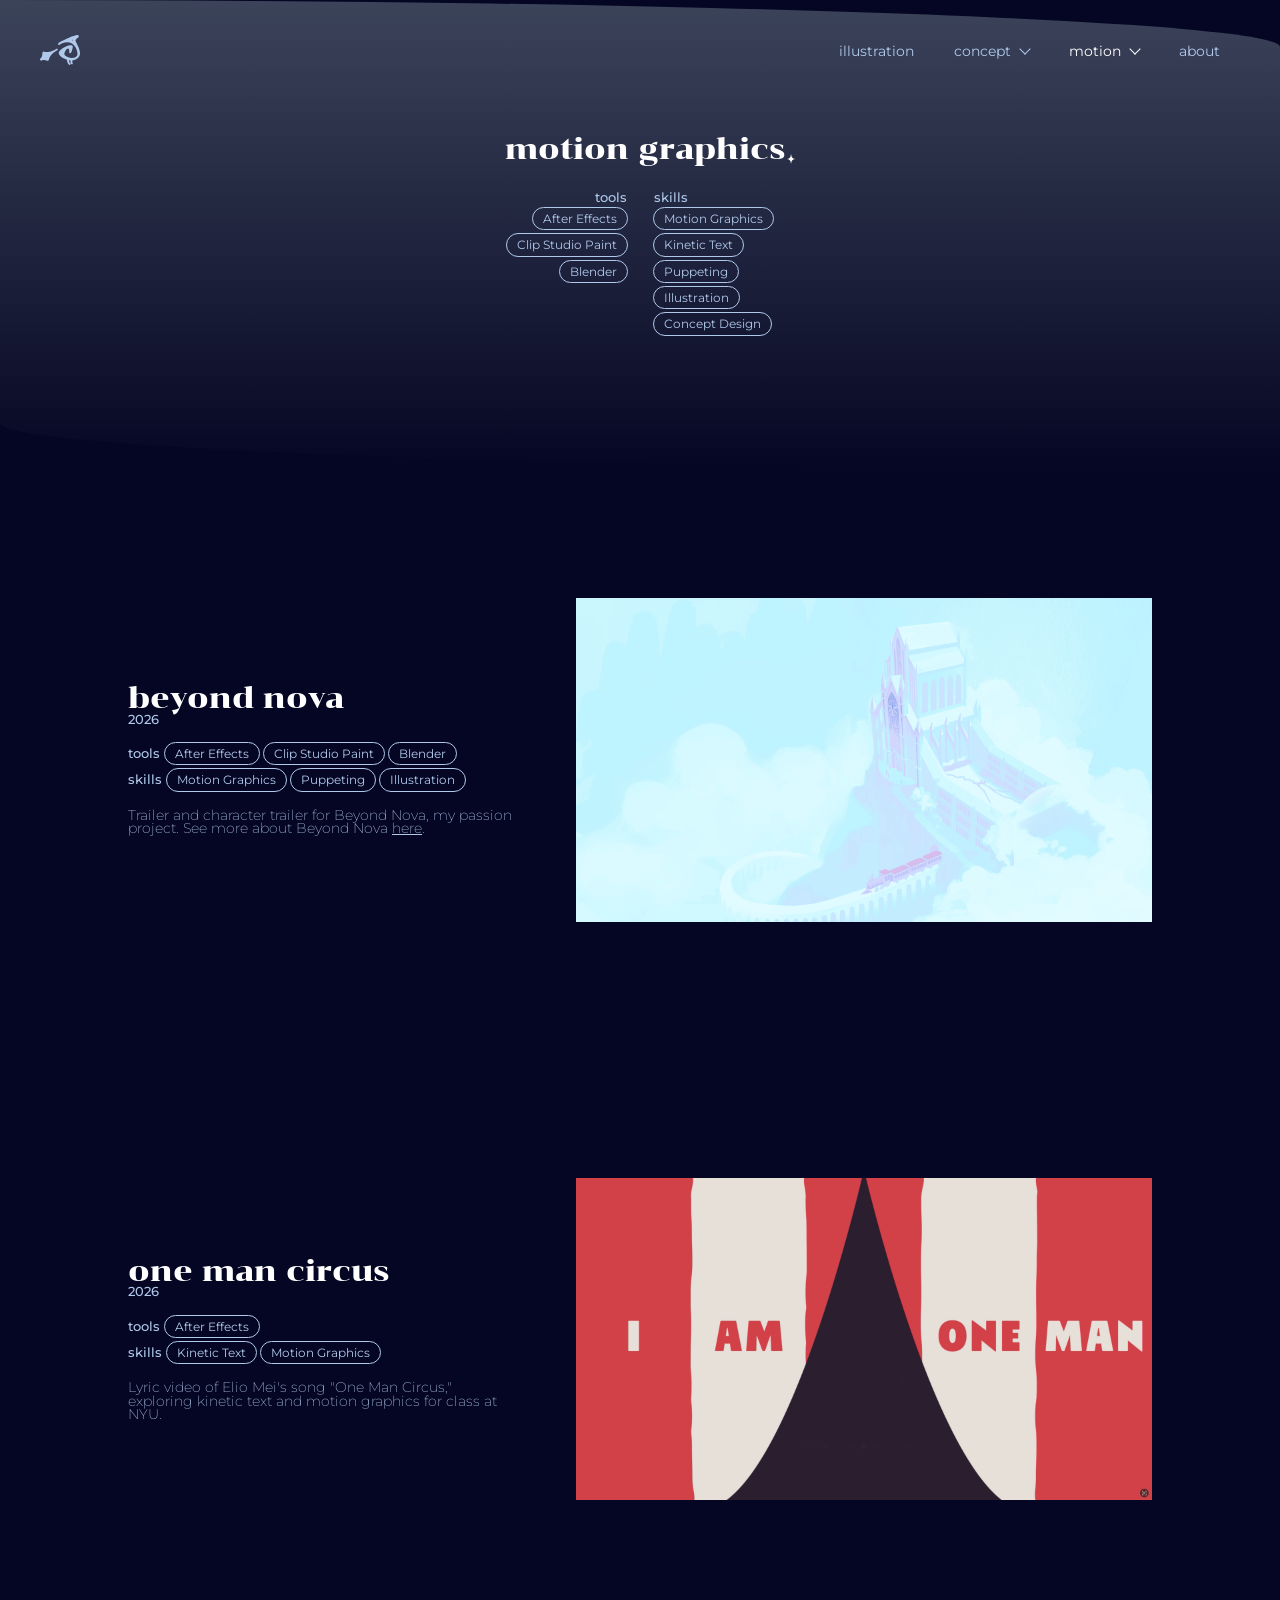
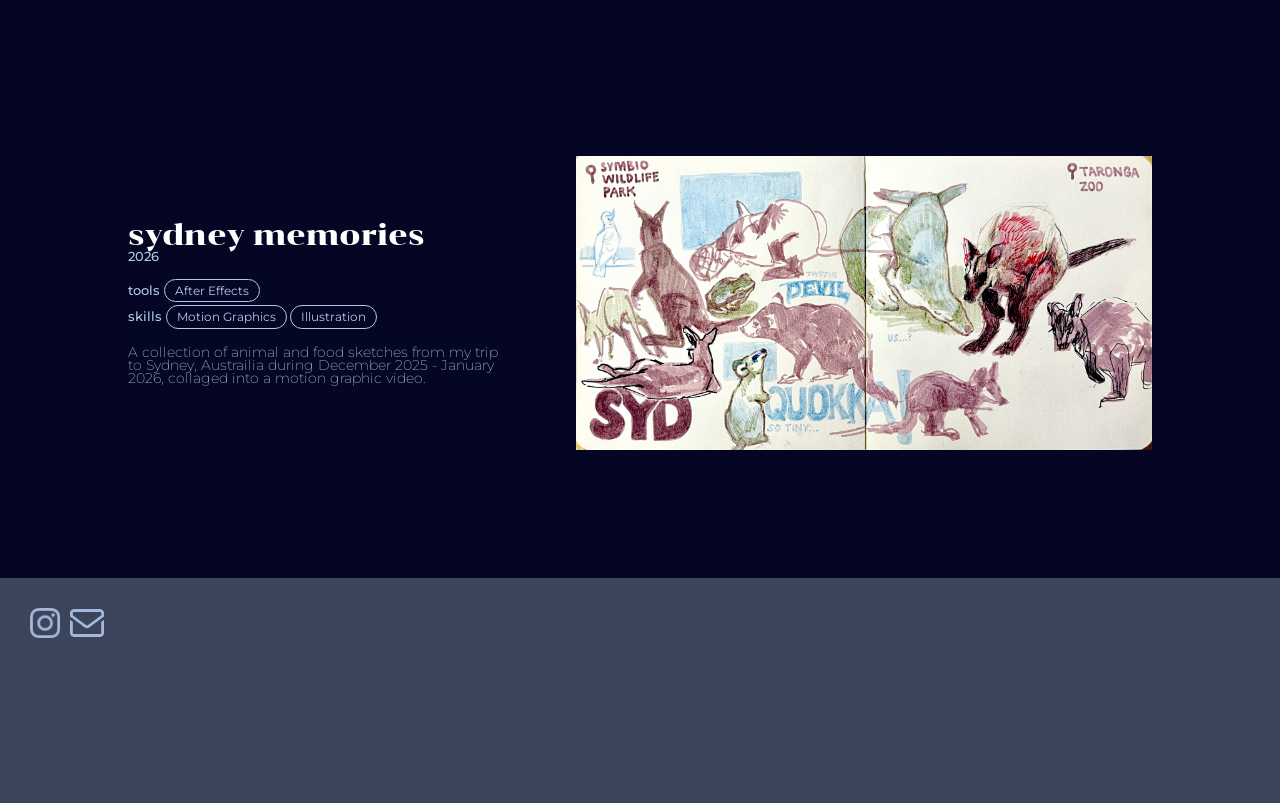
<file: motion.html>
<!DOCTYPE html> 
<html> 
<head> 
	<title>joey's portfolio</title> 
	<meta name="viewport" content="width=device-width" />

	<script src="js/script.js"></script>
	<script src="js/insertDescriptions.js"></script>

	<link rel="stylesheet" href="css/0all.css">
	<link rel="stylesheet" href="css/0all_logo.css">
	<link rel="stylesheet" href="css/0all_navbar.css">
	<link rel="stylesheet" href="css/0all_footer.css">

	<link rel="stylesheet" href="css/heading.css">
	<link rel="stylesheet" href="css/proj_thumbnail.css">

	<style>@import url('https://fonts.googleapis.com/css2?family=Chonburi&family=Courier+Prime:ital,wght@0,400;0,700;1,400;1,700&display=swap');</style>
	<link href="https://fonts.cdnfonts.com/css/pecita" rel="stylesheet">
	<link href="https://fonts.googleapis.com/css2?family=Montserrat:wght@100..900&display=swap" rel="stylesheet">

</head> 
<body> 
	<div id="nav-entire">
		<div id="logo-box">
			<audio id="sound-star" src="sparkle.wav" autostart="false"></audio>
			<a href="index.html"><img src="img/logo.svg" alt="logo" class="logo-svg"></a>
		</div>

		<div class="menu-box">
			<a class="menu-icon" onclick="clickMenuDropdown()">
                <span id="bar1" class="menu-bar"></span>
				<span id="bar2" class="menu-bar"></span>
				<span id="bar3" class="menu-bar"></span>
			</a>

			<div id="menu-dropdown">
				<ul class="menu-ul">
					<li><a class="menu-links" href="illust.html">illustration</a></li>
					
					<div class="submenu-dropdown" onclick="clickSubMenuDropdown(this)"onmouseenter="hoverSubMenuDropdown(this)" onmouseleave="leaveSubMenuDropdown(this)">
						<li><a class="menu-links" href="concept.html">concept</a> <div class="nav-arrow"></div></li>
						<ul class="submenu-ul">
							<li><a class="menu-links" href="concept_2026beyondnova.html">beyond nova [2026]</a></li>
							<li><a class="menu-links" href="concept_2025janitorsmystery.html">janitor's mystery [2025]</a></li>
							<li><a class="menu-links" href="concept_2025hungrylegs.html">hungry legs [2025]</a></li>
							<li><a class="menu-links" href="concept_2024constantoutput.html">constant output [2024]</a></li>
						</ul>
					</div>
					<div class="submenu-dropdown" onclick="clickSubMenuDropdown(this)"onmouseenter="hoverSubMenuDropdown(this)" onmouseleave="leaveSubMenuDropdown(this)">
						<li><a class="menu-links current-page" href="motion.html">motion</a> <div class="nav-arrow current-page"></div></li>
						<ul class="submenu-ul">
							<li><a class="menu-links" href="motion_2026beyondnova.html">beyond nova [2026]</a></li>
							<li><a class="menu-links" href="motion_2026onemancircus.html">one man circus [2026]</a></li>
							<li><a class="menu-links" href="motion_2026sydneymemories.html">sydney memories [2026]</a></li>
						</ul>
					</div>
					
                    <li><a class="menu-links" href="about.html">about</a></li>
					<!-- <li><a class="menu-links" href="contact.html">contact</a></li> -->
				</ul>
			</div>
		</div>
	</div>
	
	<div id="img-box">
		<div id="heading-box">
			<h2 id="heading-text">motion graphics</h2>
			<img src="img/STAR.png" alt="STAR" id="heading-star" onclick="starAudio();">
		</div>

		<div id="heading-info">
			<div id="heading-tools">
				<h3>tools</h3>
				<div class="heading-tool"><h4>After Effects</h4></div>
				<div class="heading-tool"><h4>Clip Studio Paint</h4></div>
				<div class="heading-tool"><h4>Blender</h4></div>
			</div>
			<div id="heading-skills">
				<h3>skills</h3>
				<div class="heading-skill"><h4>Motion Graphics</h4></div>
				<div class="heading-skill"><h4>Kinetic Text</h4></div>
				<div class="heading-skill"><h4>Puppeting</h4></div>
				<div class="heading-skill"><h4>Illustration</h4></div>
				<div class="heading-skill"><h4>Concept Design</h4></div>
			</div>
		</div>
	</div>

    <div id="projects-box">
		<div id="project3" class="proj-box">
			<div class="proj-txt">
				<a href="motion_2026beyondnova.html"><div class="proj-head"><h2>Beyond Nova</h2></div></a>
				<h3>2026</h3>
				<div class="proj-info">
					<div class="proj-tools">
						<h3>tools</h3>
						<div>
							<div class="heading-tool"><h4>After Effects</h4></div>
							<div class="heading-tool"><h4>Clip Studio Paint</h4></div>
							<div class="heading-tool"><h4>Blender</h4></div>
						</div>
					</div>
					<div class="proj-skills">
						<h3>skills</h3>
						<div>
							<div class="heading-skill"><h4>Motion Graphics</h4></div>
							<div class="heading-skill"><h4>Puppeting</h4></div>
							<div class="heading-skill"><h4>Illustration</h4></div>
						</div>
					</div>
				</div>
				<div class="proj-desc"><p><script>insertMotionDesc("BeyondNova2026");</script></p></div>
			</div>

			<div class="proj-imgs">
					<div class="proj-img-wrapper">
						<img class="proj-img" src="img/beyond_nova_trailer/ts_s1.png" alt="project3-image1">
					</div></div>
		</div>

		<div id="project2" class="proj-box">
			<div class="proj-txt">
				<a href="motion_2026onemancircus.html"><div class="proj-head"><h2>One Man Circus</h2></div></a>
				<h3>2026</h3>
				<div class="proj-info">
					<div class="proj-tools">
						<h3>tools</h3>
						<div>
							<div class="heading-tool"><h4>After Effects</h4></div>
						</div>
					</div>
					<div class="proj-skills">
						<h3>skills</h3>
						<div>
							<div class="heading-skill"><h4>Kinetic Text</h4></div>
							<div class="heading-skill"><h4>Motion Graphics</h4></div>
						</div>
					</div>
				</div>
				<div class="proj-desc"><p><script>insertMotionDesc("OneManCircus2026");</script></p></div>
			</div>

			<div class="proj-imgs">
					<div class="proj-img-wrapper">
						<img class="proj-img" src="img/kinetic text/onemancircus_snapshot.png" alt="project2-image1">
					</div></div>
		</div>

		<div id="project1" class="proj-box">
			<div class="proj-txt">
				<a href="motion_2026sydneymemories.html"><div class="proj-head"><h2>Sydney Memories</h2></div></a>
				<h3>2026</h3>
				<div class="proj-info">
					<div class="proj-tools">
						<h3>tools</h3>
						<div>
							<div class="heading-tool"><h4>After Effects</h4></div>
						</div>
					</div>
					<div class="proj-skills">
						<h3>skills</h3>
						<div>
							<div class="heading-skill"><h4>Motion Graphics</h4></div>
							<div class="heading-skill"><h4>Illustration</h4></div>
						</div>
					</div>
				</div>
				<div class="proj-desc"><p><script>insertMotionDesc("MyTripToSydney2026");</script></p></div>
			</div>

			<div class="proj-imgs">
				<div class="flex-row">
					<div class="proj-img-wrapper">
						<img class="proj-img" src="img/sydney/sydney_sketchbook.jpg" alt="project1-image1">
					</div></div></div>
		</div>
    </div>

    <div id="footer">
        <div id="social-icons">
            <div class="social-icon"><a href="https://www.instagram.com/zhuyiiz/" ><img src="img/instagram.png" alt="instagram-icon" id="insta"></a></div>
            <div class="social-icon"><a href="mailto:joeyzhuyiiz@gmail.com" ><img src="img/mail-inbox-app.png" alt="mail-icon" id="mail"></a></div>
        </div>
    </div>
</body> 
</html>
</file>
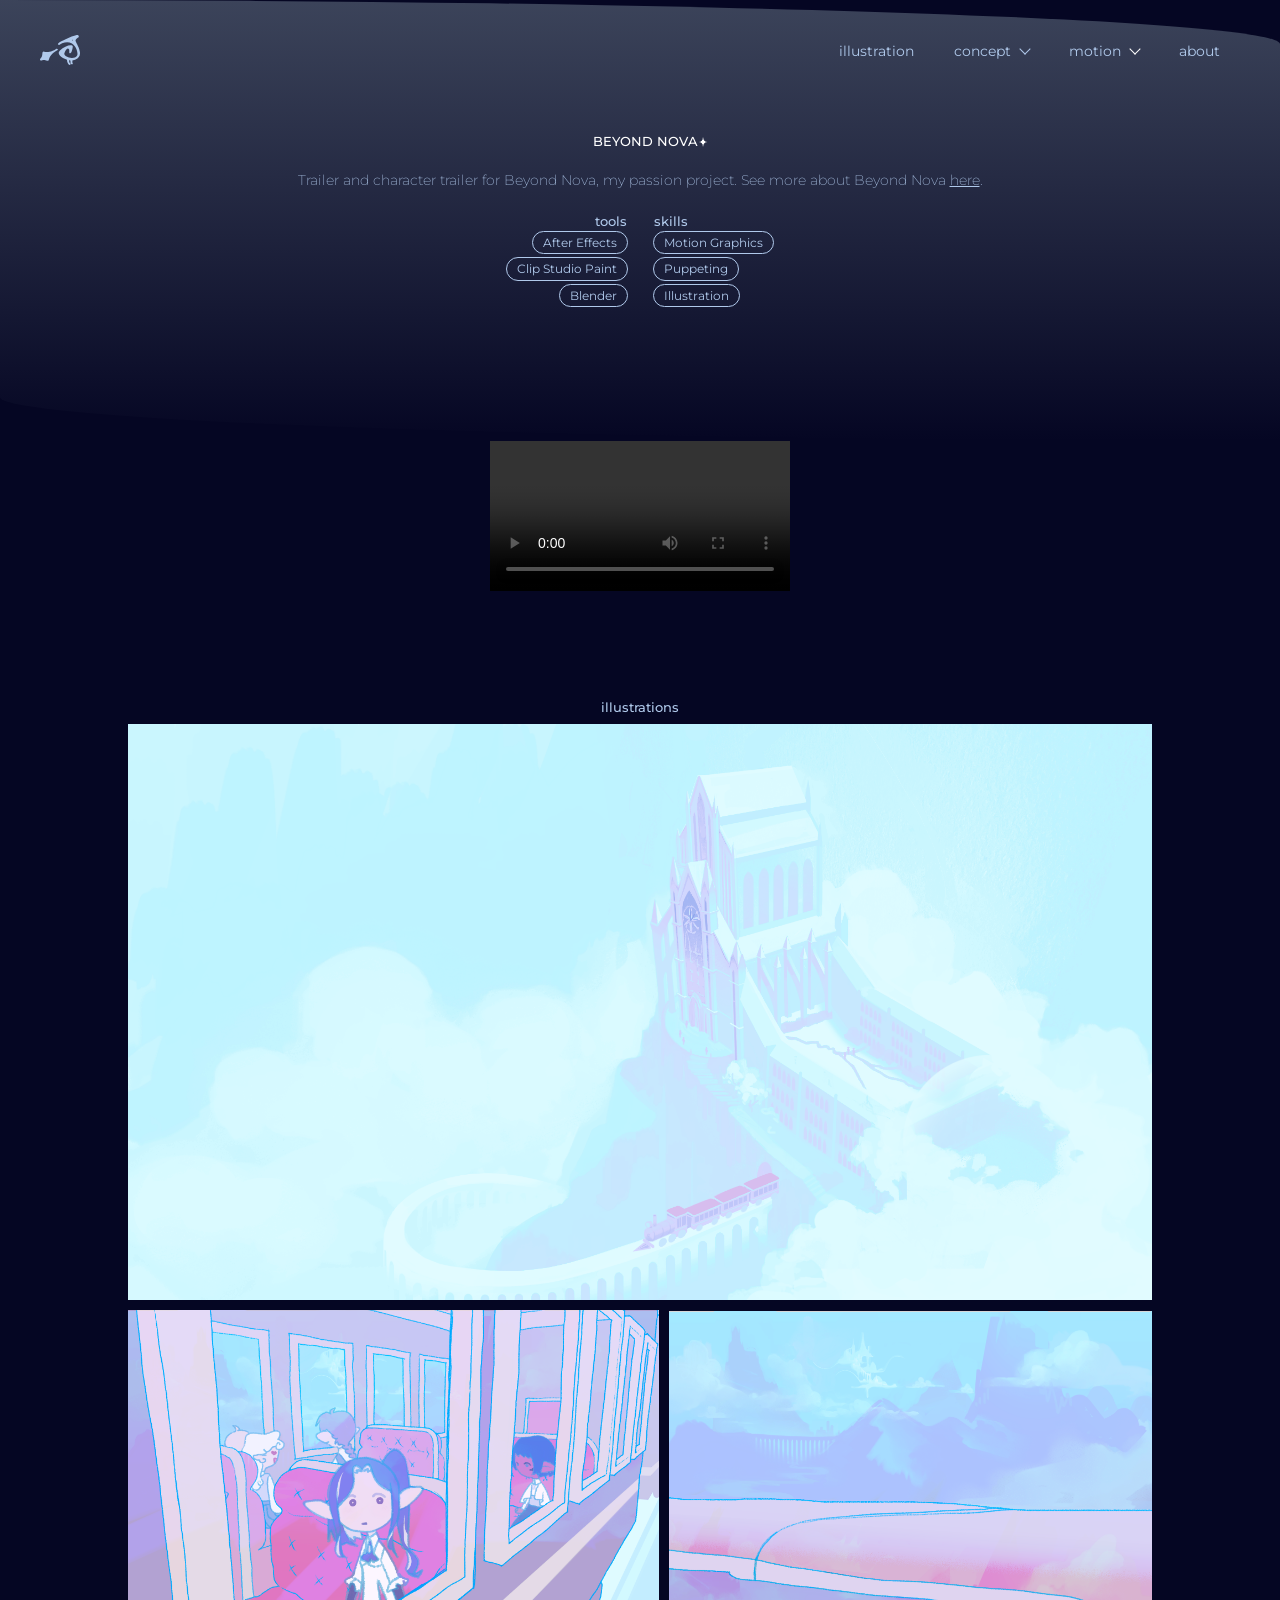
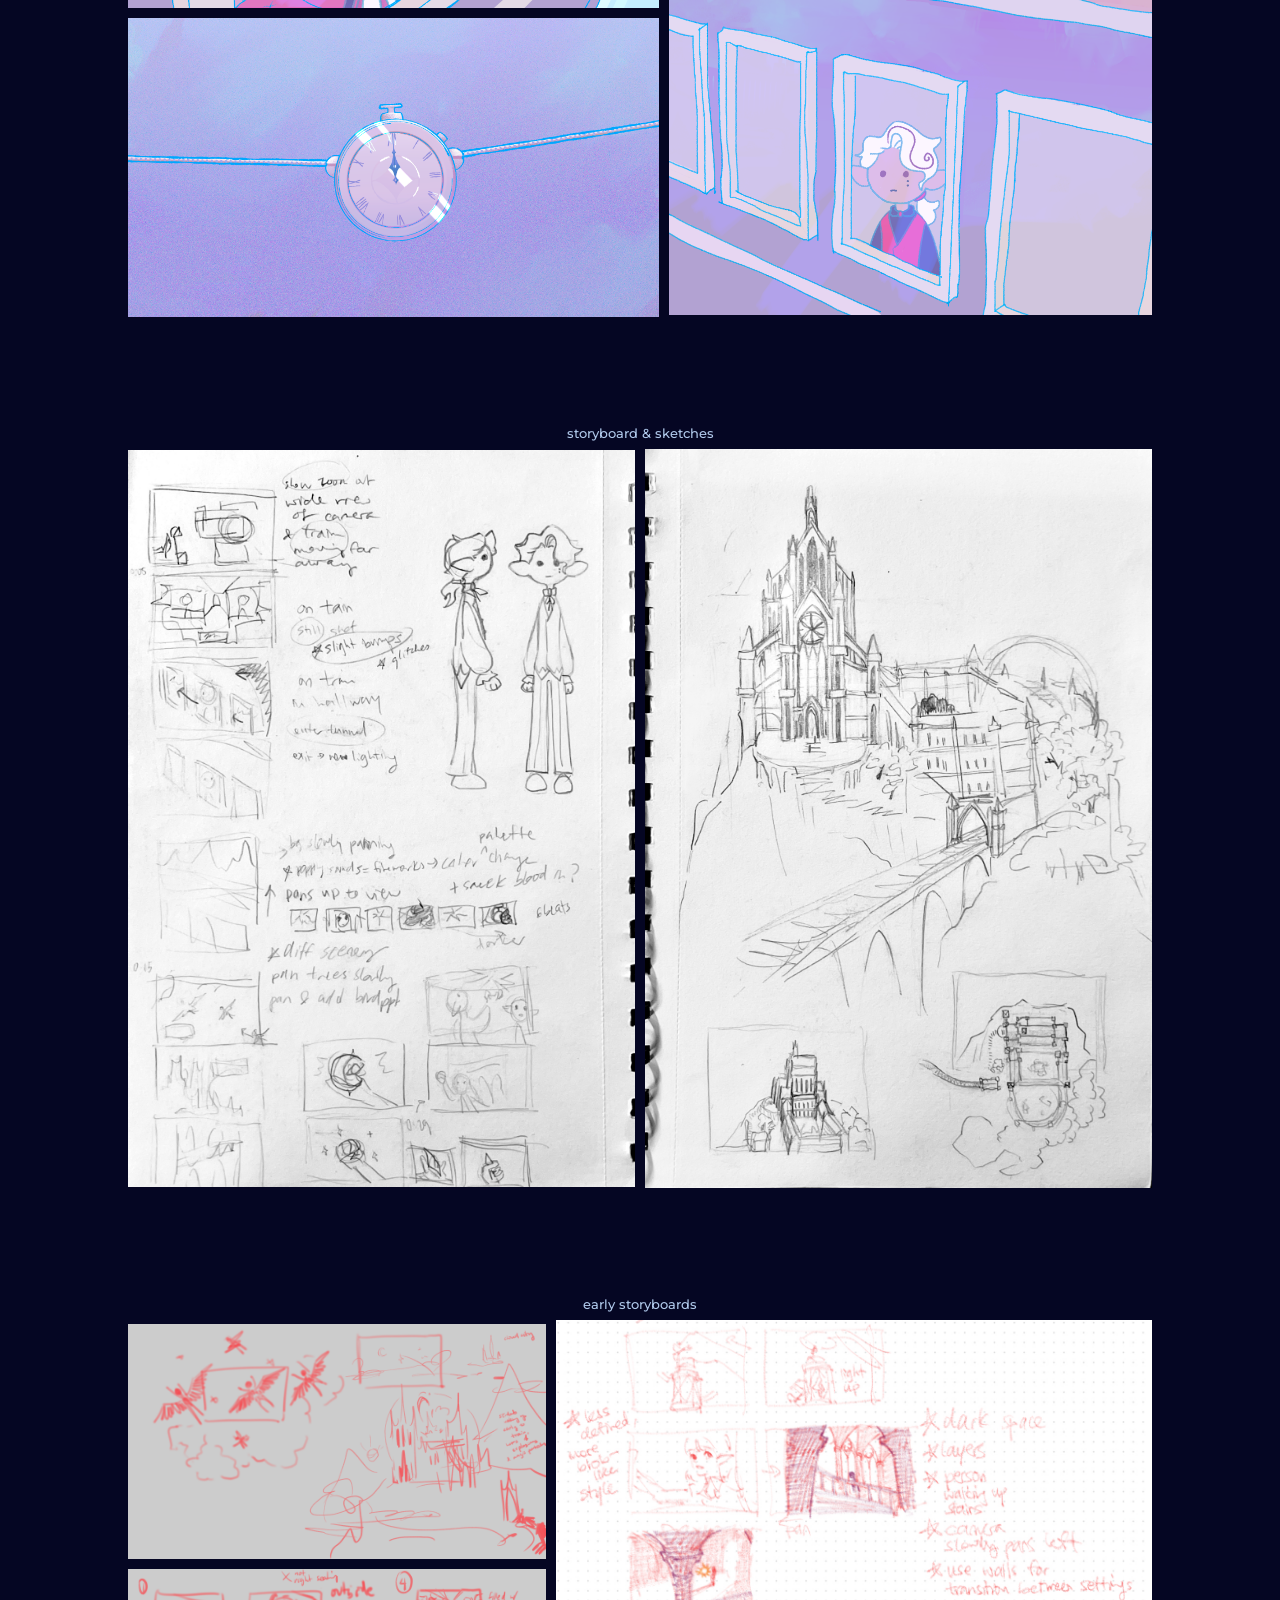
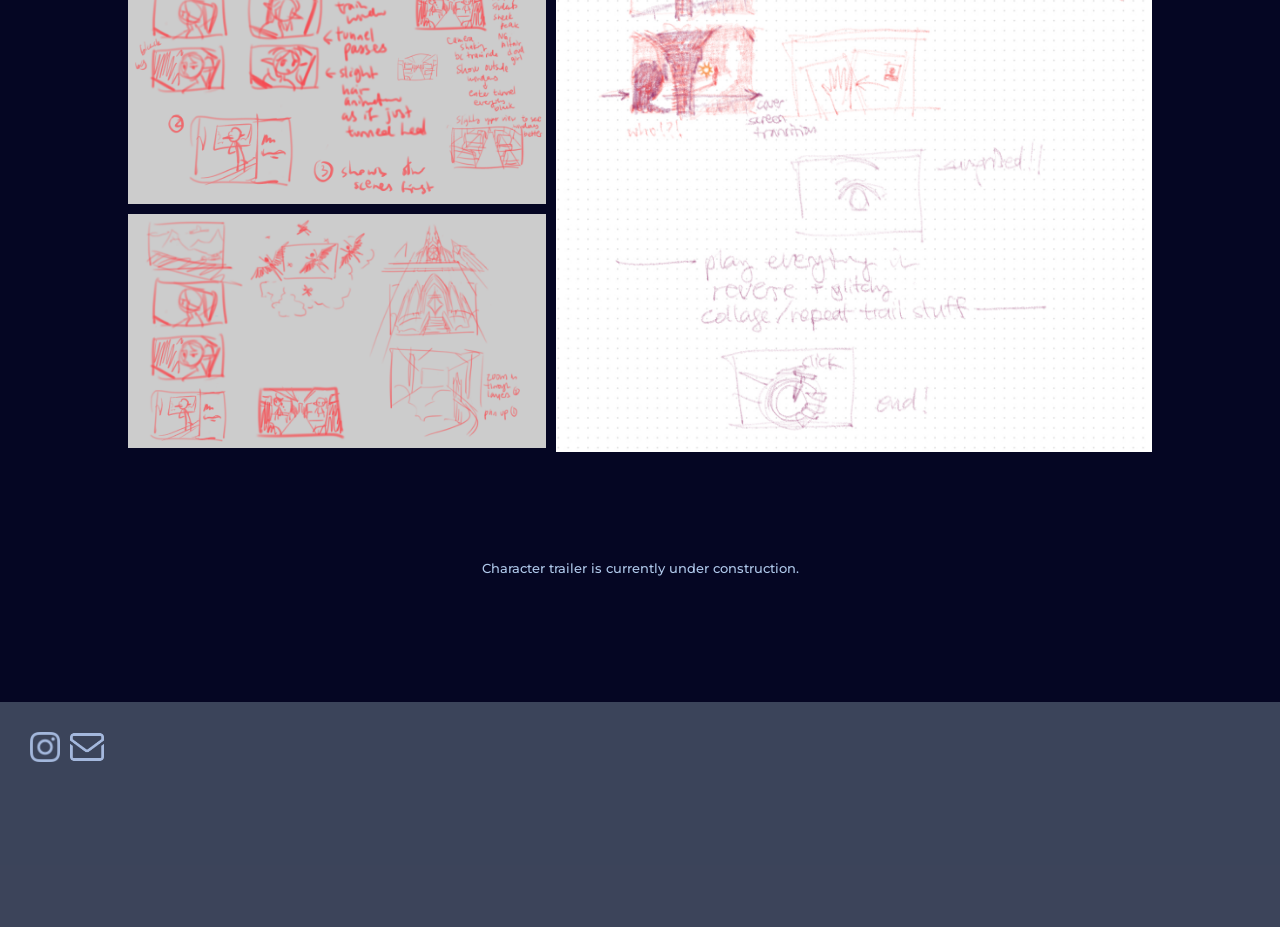
<file: motion_2026beyondnova.html>
<!DOCTYPE html> 
<html> 
<head> 
	<title>joey's portfolio</title> 
	<meta name="viewport" content="width=device-width" />

	<script src="js/script.js"></script>
	<script src="js/insertDescriptions.js"></script>

	<link rel="stylesheet" href="css/0all.css">
	<link rel="stylesheet" href="css/0all_logo.css">
	<link rel="stylesheet" href="css/0all_navbar.css">
	<link rel="stylesheet" href="css/0all_footer.css">

	<link rel="stylesheet" href="css/heading.css">
	<link rel="stylesheet" href="css/proj_gallery.css">

	<style>@import url('https://fonts.googleapis.com/css2?family=Chonburi&family=Courier+Prime:ital,wght@0,400;0,700;1,400;1,700&display=swap');</style>
	<link href="https://fonts.cdnfonts.com/css/pecita" rel="stylesheet">
	<link href="https://fonts.googleapis.com/css2?family=Montserrat:wght@100..900&display=swap" rel="stylesheet">

</head> 
<body> 
	<div id="nav-entire">
		<div id="logo-box">
			<audio id="sound-star" src="sparkle.wav" autostart="false"></audio>
			<a href="index.html"><img src="img/logo.svg" alt="logo" class="logo-svg"></a>
		</div>

		<div class="menu-box">
			<a class="menu-icon" onclick="clickMenuDropdown()">
                <span id="bar1" class="menu-bar"></span>
				<span id="bar2" class="menu-bar"></span>
				<span id="bar3" class="menu-bar"></span>
			</a>

			<div id="menu-dropdown">
				<ul class="menu-ul">
					<li><a class="menu-links" href="illust.html">illustration</a></li>
					
					<div class="submenu-dropdown" onclick="clickSubMenuDropdown(this)"onmouseenter="hoverSubMenuDropdown(this)" onmouseleave="leaveSubMenuDropdown(this)">
						<li><a class="menu-links" href="concept.html">concept</a> <div class="nav-arrow"></div></li>
						<ul class="submenu-ul">
							<li><a class="menu-links" href="concept_2026beyondnova.html">beyond nova [2026]</a></li>
							<li><a class="menu-links" href="concept_2025janitorsmystery.html">janitor's mystery [2025]</a></li>
							<li><a class="menu-links" href="concept_2025hungrylegs.html">hungry legs [2025]</a></li>
							<li><a class="menu-links" href="concept_2024constantoutput.html">constant output [2024]</a></li>
						</ul>
					</div>
					<div class="submenu-dropdown" onclick="clickSubMenuDropdown(this)"onmouseenter="hoverSubMenuDropdown(this)" onmouseleave="leaveSubMenuDropdown(this)">
						<li><a class="menu-links" href="motion.html">motion</a> <div class="nav-arrow current-page"></div></li>
						<ul class="submenu-ul">
							<li><a class="menu-links current-page" href="motion_2026beyondnova.html">beyond nova [2026]</a></li>
							<li><a class="menu-links" href="motion_2026onemancircus.html">one man circus [2026]</a></li>
							<li><a class="menu-links" href="motion_2026sydneymemories.html">sydney memories [2026]</a></li>
						</ul>
					</div>
					
                    <li><a class="menu-links" href="about.html">about</a></li>
					<!-- <li><a class="menu-links" href="contact.html">contact</a></li> -->
				</ul>
			</div>
		</div>
	</div>
	
	<div id="img-box">
		<div id="heading-box">
			<h2 id="heading-text-proj">Beyond Nova</h2>
			<img src="img/STAR.png" alt="STAR" id="heading-star" onclick="starAudio();">
		</div>

		<p class="heading-desc"><script>insertMotionDesc("BeyondNova2026");</script></p>
		<div id="heading-info">
			<div id="heading-tools">
				<h3>tools</h3>
				<div class="heading-tool"><h4>After Effects</h4></div>
				<div class="heading-tool"><h4>Clip Studio Paint</h4></div>
				<div class="heading-tool"><h4>Blender</h4></div>
			</div>
			<div id="heading-skills">
				<h3>skills</h3>
				<div class="heading-skill"><h4>Motion Graphics</h4></div>
				<div class="heading-skill"><h4>Puppeting</h4></div>
				<div class="heading-skill"><h4>Illustration</h4></div>
			</div>
		</div>
	</div>

    <div id="projects-box">
        <div id="projects-list"></div>
		
		<div id="projects-images">
			<div class="proj-img-wrapper"><video controls class="proj-img" src="img/beyond_nova_trailer/beyondnova_titlesequence.mp4" alt="video-2"></video></div>
			<h3>illustrations</h3>
			<div class="proj-img-wrapper"><img class="proj-img" src="img/beyond_nova_trailer/ts_s1.png" alt="image-1"></div>
			<div class="flex-row">
				<div class="flex-col" id="c1">
					<div class="proj-img-wrapper"><img class="proj-img" src="img/beyond_nova_trailer/ts_s2.png" alt="image-2"></div>
					<div class="proj-img-wrapper"><img class="proj-img" src="img/beyond_nova_trailer/ts_s4.png" alt="image-4"></div>
				</div>
				<div class="proj-img-wrapper"><img class="proj-img" src="img/beyond_nova_trailer/ts_s3.png" alt="image-3"></div>
			</div>
			<h3>storyboard & sketches</h3>
			<div class="flex-row">
				<div class="proj-img-wrapper"><img class="proj-img" src="img/beyond_nova_trailer/ts_sketchbook1.jpg" alt="image-5"></div>
				<div class="proj-img-wrapper"><img class="proj-img" src="img/beyond_nova_trailer/ts_sketchbook2.jpg" alt="image-6"></div>
			</div>
			<h3>early storyboards</h3>
			<div class="flex-row">
				<div class="flex-col" id="c2">
					<div class="proj-img-wrapper"><img class="proj-img" src="img/beyond_nova_trailer/ts_storyboard_early2.png" alt="image-7"></div>
					<div class="proj-img-wrapper"><img class="proj-img" src="img/beyond_nova_trailer/ts_storyboard_early3.png" alt="image-8"></div>
					<div class="proj-img-wrapper"><img class="proj-img" src="img/beyond_nova_trailer/ts_storyboard_2.png" alt="image-9"></div>
				</div>
				<div class="proj-img-wrapper"><img class="proj-img" src="img/beyond_nova_trailer/ts_storyboard_early.jpg" alt="image-10"></div>
			</div>
			
			

			<h3>Character trailer is currently under construction.</h3>
			<!-- <div class="proj-img-wrapper"><video controls controlslist="nodownload" class="proj-img" src="img/rigel introduction/NYU_joeycheung_motionportrait.mp4" alt="video-1"></video></div>
			<div class="proj-img-wrapper"><img class="proj-img" src="img/rigel introduction/mp_eyes.png" alt="image-1"></div>
			<div class="proj-img-wrapper"><img class="proj-img" src="img/rigel introduction/mp_face.png" alt="image-2"></div>
			<div class="proj-img-wrapper"><img class="proj-img" src="img/rigel introduction/mp_storyboard.jpg" alt="image-3"></div> -->
		</div>
		
    </div>
    
    <div id="footer">
        <div id="social-icons">
            <div class="social-icon"><a href="https://www.instagram.com/zhuyiiz/" ><img src="img/instagram.png" alt="instagram-icon" id="insta"></a></div>
            <div class="social-icon"><a href="mailto:joeyzhuyiiz@gmail.com" ><img src="img/mail-inbox-app.png" alt="mail-icon" id="mail"></a></div>
        </div>
    </div>
</body> 
</html>
</file>
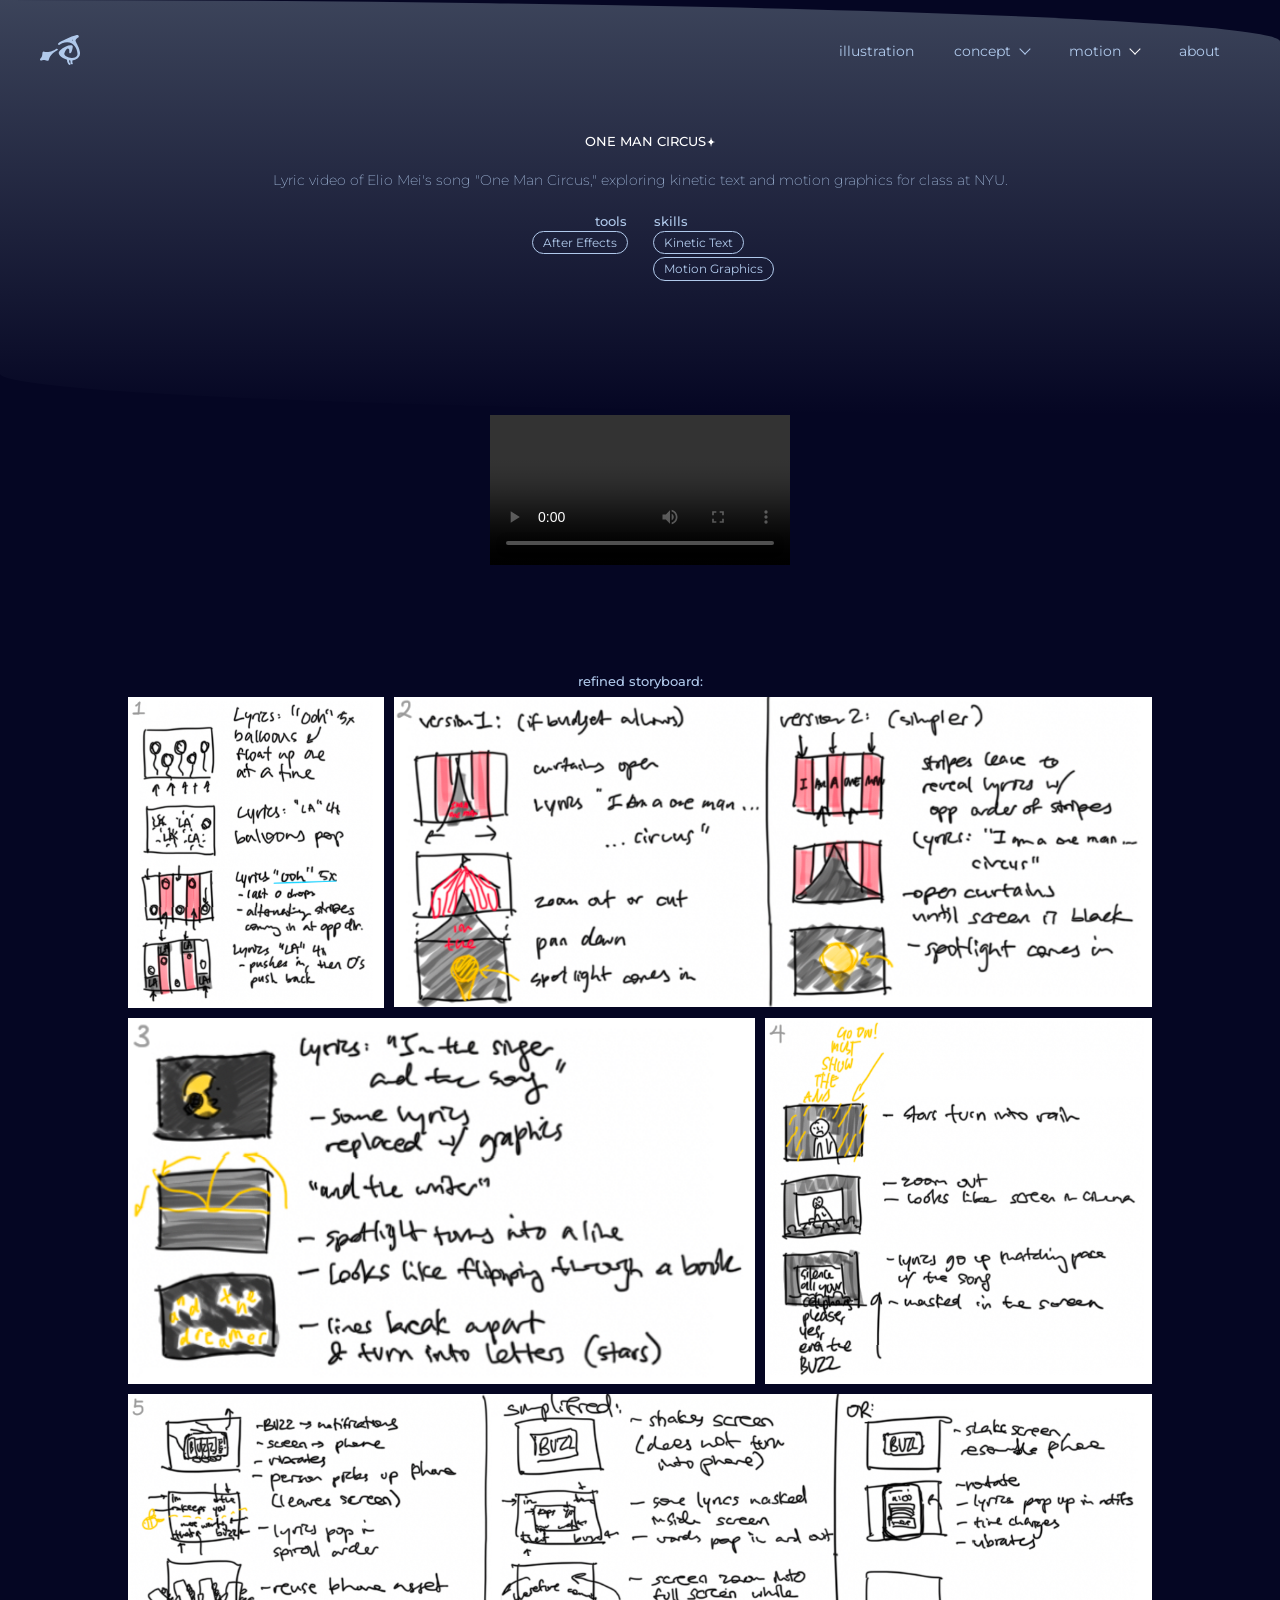
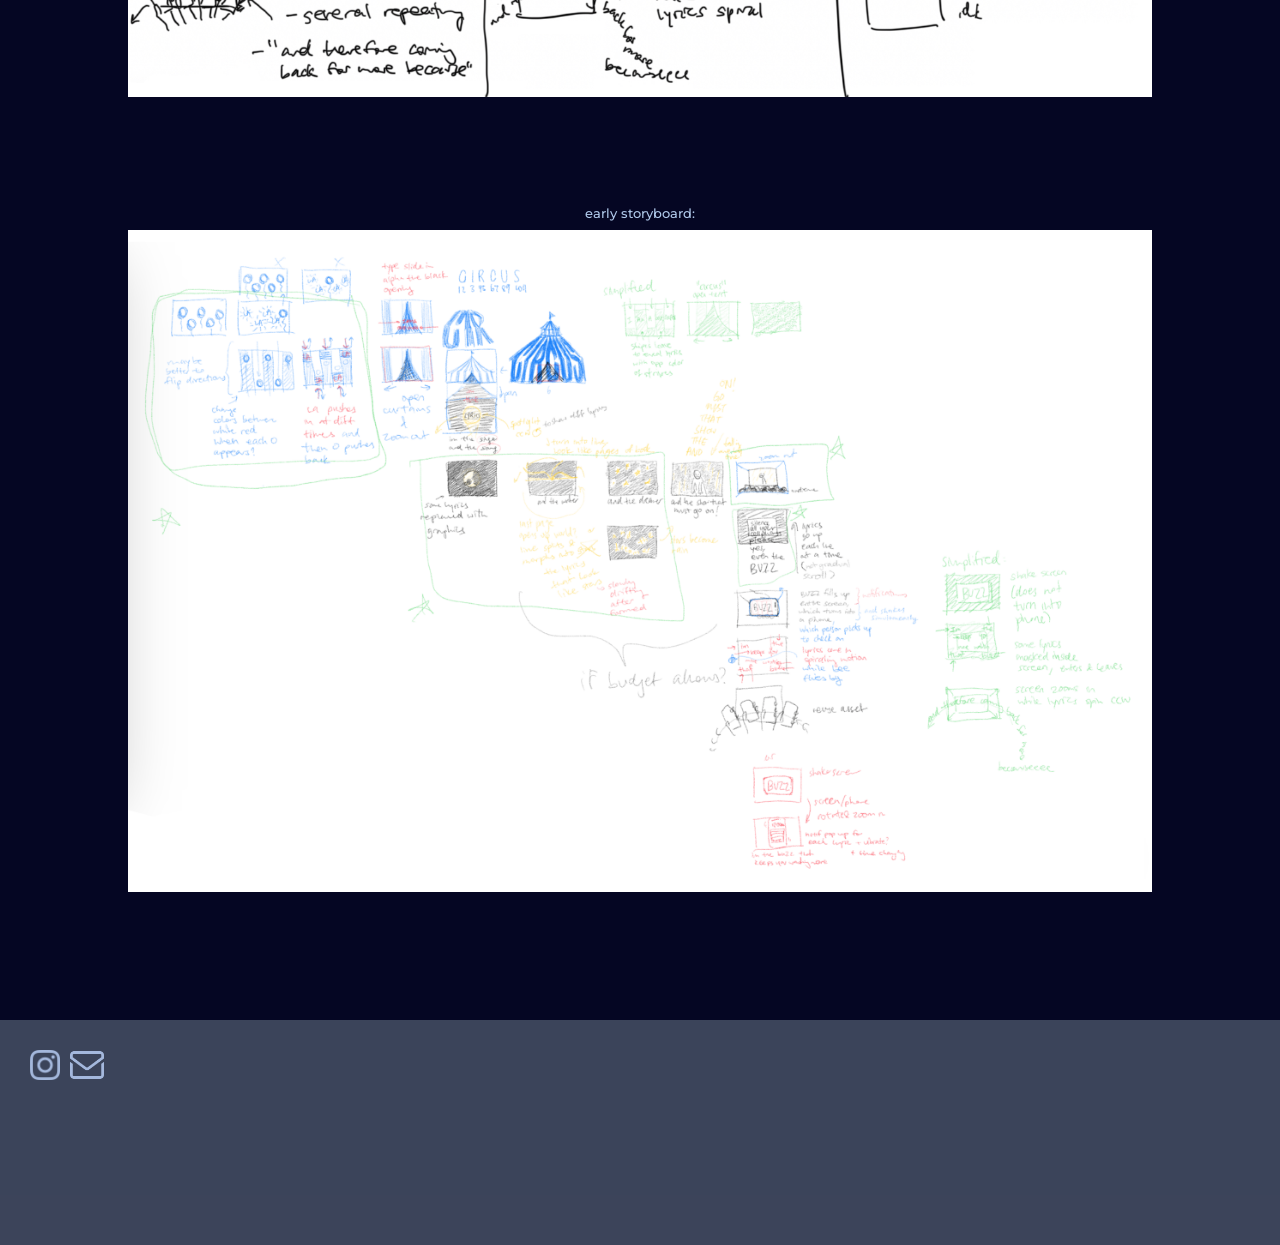
<file: motion_2026onemancircus.html>
<!DOCTYPE html> 
<html> 
<head> 
	<title>joey's portfolio</title> 
	<meta name="viewport" content="width=device-width" />

	<script src="js/script.js"></script>
	<script src="js/insertDescriptions.js"></script>

	<link rel="stylesheet" href="css/0all.css">
	<link rel="stylesheet" href="css/0all_logo.css">
	<link rel="stylesheet" href="css/0all_navbar.css">
	<link rel="stylesheet" href="css/0all_footer.css">

	<link rel="stylesheet" href="css/heading.css">
	<link rel="stylesheet" href="css/proj_gallery.css">

	<style>@import url('https://fonts.googleapis.com/css2?family=Chonburi&family=Courier+Prime:ital,wght@0,400;0,700;1,400;1,700&display=swap');</style>
	<link href="https://fonts.cdnfonts.com/css/pecita" rel="stylesheet">
	<link href="https://fonts.googleapis.com/css2?family=Montserrat:wght@100..900&display=swap" rel="stylesheet">

</head> 
<body> 
	<div id="nav-entire">
		<div id="logo-box">
			<audio id="sound-star" src="sparkle.wav" autostart="false"></audio>
			<a href="index.html"><img src="img/logo.svg" alt="logo" class="logo-svg"></a>
		</div>

		<div class="menu-box">
			<a class="menu-icon" onclick="clickMenuDropdown()">
                <span id="bar1" class="menu-bar"></span>
				<span id="bar2" class="menu-bar"></span>
				<span id="bar3" class="menu-bar"></span>
			</a>

			<div id="menu-dropdown">
				<ul class="menu-ul">
					<li><a class="menu-links" href="illust.html">illustration</a></li>
					
					<div class="submenu-dropdown" onclick="clickSubMenuDropdown(this)"onmouseenter="hoverSubMenuDropdown(this)" onmouseleave="leaveSubMenuDropdown(this)">
						<li><a class="menu-links" href="concept.html">concept</a> <div class="nav-arrow"></div></li>
						<ul class="submenu-ul">
							<li><a class="menu-links" href="concept_2026beyondnova.html">beyond nova [2026]</a></li>
							<li><a class="menu-links" href="concept_2025janitorsmystery.html">janitor's mystery [2025]</a></li>
							<li><a class="menu-links" href="concept_2025hungrylegs.html">hungry legs [2025]</a></li>
							<li><a class="menu-links" href="concept_2024constantoutput.html">constant output [2024]</a></li>
						</ul>
					</div>
					<div class="submenu-dropdown" onclick="clickSubMenuDropdown(this)"onmouseenter="hoverSubMenuDropdown(this)" onmouseleave="leaveSubMenuDropdown(this)">
						<li><a class="menu-links" href="motion.html">motion</a> <div class="nav-arrow current-page"></div></li>
						<ul class="submenu-ul">
							<li><a class="menu-links" href="motion_2026beyondnova.html">beyond nova [2026]</a></li>
							<li><a class="menu-links current-page" href="motion_2026onemancircus.html">one man circus [2026]</a></li>
							<li><a class="menu-links" href="motion_2026sydneymemories.html">sydney memories [2026]</a></li>
						</ul>
					</div>
					
                    <li><a class="menu-links" href="about.html">about</a></li>
					<!-- <li><a class="menu-links" href="contact.html">contact</a></li> -->
				</ul>
			</div>
		</div>
	</div>
	
	<div id="img-box">
		<div id="heading-box">
			<h2 id="heading-text-proj">One Man Circus</h2>
			<img src="img/STAR.png" alt="STAR" id="heading-star" onclick="starAudio();">
		</div>

		<p class="heading-desc"><script>insertMotionDesc("OneManCircus2026");</script></p>
		<div id="heading-info">
			<div id="heading-tools">
				<h3>tools</h3>
				<div class="heading-tool"><h4>After Effects</h4></div>
			</div>
			<div id="heading-skills">
				<h3>skills</h3>
				<div class="heading-skill"><h4>Kinetic Text</h4></div>
				<div class="heading-skill"><h4>Motion Graphics</h4></div>
			</div>
		</div>
	</div>

    <div id="projects-box">
        <div id="projects-list"></div>
		
		<div id="projects-images">
			<div class="proj-img-wrapper"><video controls controlslist="nodownload" class="proj-img" src="img/kinetic text/onemancircus_kinetictext.mp4" alt="video-1"></video></div>
			<h3>refined storyboard:</h3>
			<div class="flex-row">
				<div class="proj-img-wrapper"><img class="proj-img" src="img/kinetic text/kt_storyboard_refined1.png" alt="image-1"></div>
				<div class="proj-img-wrapper" id="i2"><img class="proj-img" src="img/kinetic text/kt_storyboard_refined2.png" alt="image-2"></div>
			</div>
			<div class="flex-row">
				<div class="proj-img-wrapper"><img class="proj-img" src="img/kinetic text/kt_storyboard_refined3.png" alt="image-3"></div>
				<div class="proj-img-wrapper" id="i3"><img class="proj-img" src="img/kinetic text/kt_storyboard_refined4.png" alt="image-4"></div>
			</div>
			<div class="proj-img-wrapper"><img class="proj-img" src="img/kinetic text/kt_storyboard_refined5.png" alt="image-5"></div>
			<h3>early storyboard:</h3>
			<div class="proj-img-wrapper"><img class="proj-img" src="img/kinetic text/kt_storyboard_early.PNG" alt="image-6"></div>
		</div>
    </div>

    <div id="footer">
        <div id="social-icons">
            <div class="social-icon"><a href="https://www.instagram.com/zhuyiiz/" ><img src="img/instagram.png" alt="instagram-icon" id="insta"></a></div>
            <div class="social-icon"><a href="mailto:joeyzhuyiiz@gmail.com" ><img src="img/mail-inbox-app.png" alt="mail-icon" id="mail"></a></div>
        </div>
    </div>
</body> 
</html>
</file>
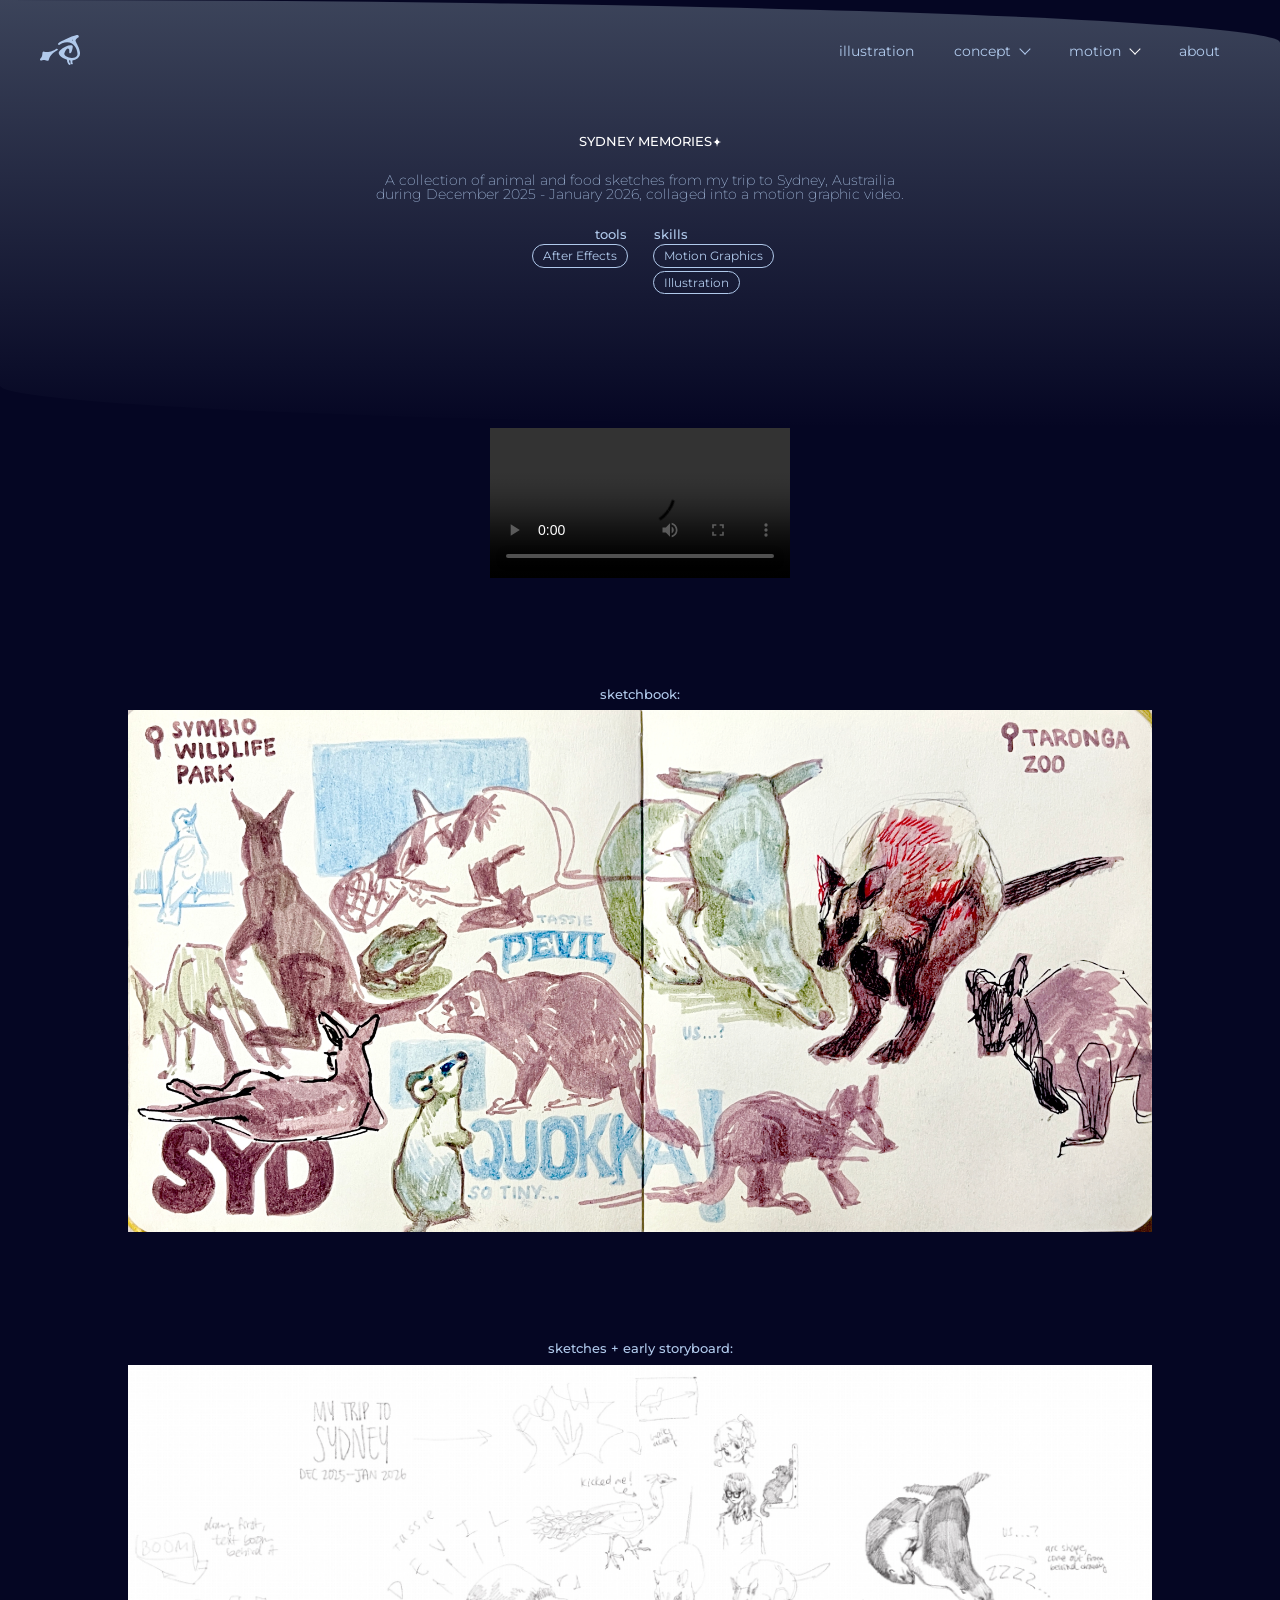
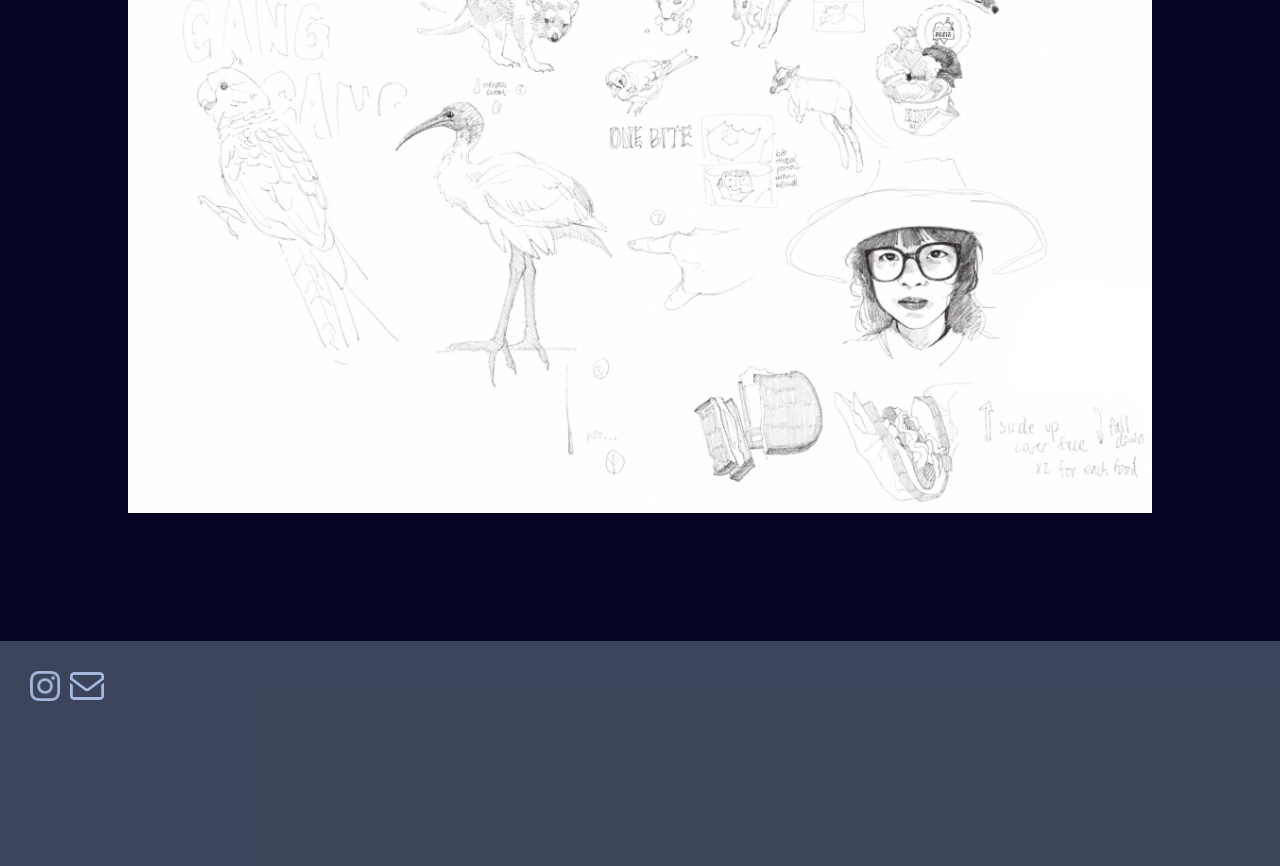
<file: motion_2026sydneymemories.html>
<!DOCTYPE html> 
<html> 
<head> 
	<title>joey's portfolio</title> 
	<meta name="viewport" content="width=device-width" />

	<script src="js/script.js"></script>
	<script src="js/insertDescriptions.js"></script>

	<link rel="stylesheet" href="css/0all.css">
	<link rel="stylesheet" href="css/0all_logo.css">
	<link rel="stylesheet" href="css/0all_navbar.css">
	<link rel="stylesheet" href="css/0all_footer.css">

	<link rel="stylesheet" href="css/heading.css">
	<link rel="stylesheet" href="css/proj_gallery.css">

	<style>@import url('https://fonts.googleapis.com/css2?family=Chonburi&family=Courier+Prime:ital,wght@0,400;0,700;1,400;1,700&display=swap');</style>
	<link href="https://fonts.cdnfonts.com/css/pecita" rel="stylesheet">
	<link href="https://fonts.googleapis.com/css2?family=Montserrat:wght@100..900&display=swap" rel="stylesheet">

</head> 
<body> 
	<div id="nav-entire">
		<div id="logo-box">
			<audio id="sound-star" src="sparkle.wav" autostart="false"></audio>
			<a href="index.html"><img src="img/logo.svg" alt="logo" class="logo-svg"></a>
		</div>

		<div class="menu-box">
			<a class="menu-icon" onclick="clickMenuDropdown()">
                <span id="bar1" class="menu-bar"></span>
				<span id="bar2" class="menu-bar"></span>
				<span id="bar3" class="menu-bar"></span>
			</a>

			<div id="menu-dropdown">
				<ul class="menu-ul">
					<li><a class="menu-links" href="illust.html">illustration</a></li>
					
					<div class="submenu-dropdown" onclick="clickSubMenuDropdown(this)"onmouseenter="hoverSubMenuDropdown(this)" onmouseleave="leaveSubMenuDropdown(this)">
						<li><a class="menu-links" href="concept.html">concept</a> <div class="nav-arrow"></div></li>
						<ul class="submenu-ul">
							<li><a class="menu-links" href="concept_2026beyondnova.html">beyond nova [2026]</a></li>
							<li><a class="menu-links" href="concept_2025janitorsmystery.html">janitor's mystery [2025]</a></li>
							<li><a class="menu-links" href="concept_2025hungrylegs.html">hungry legs [2025]</a></li>
							<li><a class="menu-links" href="concept_2024constantoutput.html">constant output [2024]</a></li>
						</ul>
					</div>
					<div class="submenu-dropdown" onclick="clickSubMenuDropdown(this)"onmouseenter="hoverSubMenuDropdown(this)" onmouseleave="leaveSubMenuDropdown(this)">
						<li><a class="menu-links" href="motion.html">motion</a> <div class="nav-arrow current-page"></div></li>
						<ul class="submenu-ul">
							<li><a class="menu-links" href="motion_2026beyondnova.html">beyond nova [2026]</a></li>
							<li><a class="menu-links" href="motion_2026onemancircus.html">one man circus [2026]</a></li>
							<li><a class="menu-links current-page" href="motion_2026sydneymemories.html">sydney memories [2026]</a></li>
						</ul>
					</div>
					
                    <li><a class="menu-links" href="about.html">about</a></li>
					<!-- <li><a class="menu-links" href="contact.html">contact</a></li> -->
				</ul>
			</div>
		</div>
	</div>
	
	<div id="img-box">
		<div id="heading-box">
			<h2 id="heading-text-proj">Sydney Memories</h2>
			<img src="img/STAR.png" alt="STAR" id="heading-star" onclick="starAudio();">
		</div>

		<p class="heading-desc"><script>insertMotionDesc("MyTripToSydney2026");</script></p>
		<div id="heading-info">
			<div id="heading-tools">
				<h3>tools</h3>
				<div class="heading-tool"><h4>After Effects</h4></div>
			</div>
			<div id="heading-skills">
				<h3>skills</h3>
				<div class="heading-skill"><h4>Motion Graphics</h4></div>
				<div class="heading-skill"><h4>Illustration</h4></div>
			</div>
		</div>
	</div>

    <div id="projects-box">
        <div id="projects-list"></div>
		
		<div id="projects-images">
			<div class="proj-img-wrapper"><video controls controlslist="nodownload" class="proj-img" src="img/sydney/NYU_joeycheung_collage.mp4" alt="video-1"></video></div>
			<h3>sketchbook:</h3>
			<img class="proj-img" src="img/sydney/sydney_sketchbook.jpg" alt="image-1">
			<h3>sketches + early storyboard:</h3>
			<img class="proj-img" src="img/sydney/sydney_drawings.jpg" alt="image-2">
			<!-- <img class="proj-img" src="img/sydney/sydney_storyboard.jpg" alt="img1"> -->
		</div>
    </div>

    <div id="footer">
        <div id="social-icons">
            <div class="social-icon"><a href="https://www.instagram.com/zhuyiiz/" ><img src="img/instagram.png" alt="instagram-icon" id="insta"></a></div>
            <div class="social-icon"><a href="mailto:joeyzhuyiiz@gmail.com" ><img src="img/mail-inbox-app.png" alt="mail-icon" id="mail"></a></div>
        </div>
    </div>
</body> 
</html>
</file>
<file: css/0all.css>
:root {
    --h1-size: 70px; /*title*/
    --h2-size: 30px; /*headings on project thumbanails*/
    --h3-size: 13px; /*heading for info, skills, tools*/
    --h4-size: 12px; /*info, skills, tools*/
    --p-size: 14px; /*desc, body text*/
    --a-size: 14px; /*links*/

    --color-bg: #050623; /*141759*/
    --color-bg-2: #040513;
    --color-text: white;
    --color-text-2: #B0C9EB;
    --color-text-link: #728191;
    --color-text-link-2: var(--color-text-2);
    --star-w: 20px;
    --star-w-responsive: 2.9vw;
}

*{
    margin: 0;
    line-height: 95%;
    box-sizing: border-box;
}
html{
    scroll-behavior: smooth;
}

body{
    background-color: var(--color-bg);
    min-height: 100vh;
    display: flex;
    flex-direction: column;
}

h1 {
    font-family: "Chonburi", serif;
    font-weight: 100;
    font-style: normal;
    font-size: var(--h1-size);
    color: var(--color-text);
}
h2 {
    font-family: "Chonburi", serif;
    font-weight: 100;
    font-style: normal;
    font-size: var(--h2-size);
    color: var(--color-text);
}
h3 {
    font-family: "Montserrat", sans-serif;
    font-weight: 500;
    font-style: normal;
    font-size: var(--h3-size);
    color: var(--color-text-2);
}
h4 {
    font-family: "Montserrat", sans-serif;
    font-weight: 400;
    font-style: normal;
    font-size: var(--h4-size);
    color: var(--color-text-2);
    
    margin: -1px;
    border: 1px solid var(--color-text-2);
    padding: 5px 10px;
    border-radius: 15px;
    width: fit-content;
    height: fit-content;
}

p {
    font-family: "Montserrat", sans-serif;
    font-weight: 200;
    font-style: normal;
    font-size: var(--p-size);
    color: var(--color-text-2);
}

a {
    text-decoration: none;
    
    font-family: "Montserrat", sans-serif;
    font-weight: 0;
    font-style: normal;
    font-size: var(--a-size);
    color: var(--color-text-link-2);
}

.p-link {
    text-decoration: underline;
    /* color: var(--color-text-link); */
}

@media only screen and (max-width: 700px) {
    :root {
        --star-w: var(--star-w-responsive);
    }
    h1 {
        font-size: 10vw;
    }

    h2 {
        font-size: max(4.3vw, 22px);
    }
}
</file>
<file: css/0all_logo.css>
#logo-box {
    display: flex;
}



.logo-svg {
    margin-top: -5px;
    margin-bottom: auto;
    height: 30px;
}
/* 
.logo-star {    
    margin-top: auto;
    margin-bottom: auto;
    width: 20px;
} */



.logo-long {
    display: block;
}

.logo-short {
    display: none;
}

.logo-joey {
    margin-top: -10px;
    margin-right: -1px;

    font-family: 'Pecita', sans-serif;
    font-size: 25px;
}

.logo-cheung {
    margin-top: 5px;
    margin-left: -5px;

    font-family: 'Pecita', sans-serif;
    font-size: 25px;
}



@media only screen and (max-width: 800px) {
    .logo-short { 
        display: block; 
    }

    .logo-long {
        display: none;
    }

    .logo-joey {
        margin-top: -20px;
        margin-right: -5px;
    }

    .logo-cheung{
        margin-top: 5px;
        margin-left: -5px;
    }
}
</file>
<file: css/0all_navbar.css>
#nav-entire {
    position: fixed;
    top: 0;
    right: 0;
    left: 0;
    z-index: 100;
    
    display: flex;
    justify-content: space-between;
    padding: 40px 60px 30px 40px;
    height: 40px;

    background-color: transparent;
}





.menu-box{
    margin-top: auto;
    margin-bottom: auto;
}

.menu-icon {
    position: fixed;
    display: none;
    z-index: 100;
}

.menu-ul {
    display: flex;
    gap: 40px;
    list-style-type: none;
}

.submenu-ul {
    position: absolute;
    display: none;
    flex-direction: column;
    padding: 5px 10px 5px 10px;
    margin-left: -10px;
    list-style-type: none;
    background-color: color-mix(in srgb, var(--color-text-link) 10%, transparent);
    border-radius: 5px;
}

.submenu-dropdown li{
    display: flex;
    align-items: center;
    gap: 10px;
}
.nav-arrow {
    margin-top: -5px;
    width: 8px;
    height: 8px;
    border-left: 1px solid var(--color-text-link-2);
    border-bottom: 1px solid var(--color-text-link-2);
    rotate: -45deg;
    transition: rotate 0.3s;
}



.menu-links {
    display: inline-block;
    position: relative;
    margin: 5px 0px 5px 0px;
}

.menu-links:hover {
    color: var(--color-text-2);
    /*text-decoration: underline;
    text-underline-offset: 10px;*/
}
.menu-links::after {
    content: '';
    position: absolute;
    width: 100%;
    height: 1px;
    bottom: -5px;
    left: 0;
    transform: scaleX(0);
    transform-origin: left;
    background-color: var(--color-text-2);
    transition: transform 0.25s ease-out;
}
.menu-links:hover::after {
    transform: scaleX(1);
}

.current-page {
    color: var(--color-text);
    border-color: var(--color-text);
}



@media only screen and (max-width: 700px) {
    #menu-dropdown {
        display: none;
        position: fixed;
        top: 0;
        right: 0;
        z-index: 99;
        
        width: 255px;
        height: 100vh;
        padding-top: 90px;
        padding-right: 40px;

        text-align: left;
        background-color: var(--color-bg-2);    
    }

    .menu-icon {
        display: flex;
        flex-direction: column;
        gap: 5px;
        margin-right: -20px;
    }

   .menu-bar {
        display: block;
        width: 22.5px;
        height: 3px;
        background-color: var(--color-text-link);
        transform-origin: right center;
        transition: rotate 0.3s, opacity 0.3s;
    }
    
    .menu-ul {
        flex-direction: column;
        gap: 20px;
    }

    .submenu-ul {
        position: relative;
        margin-left: -40px;
        margin-right: -40px;
        padding-left: 40px;
        padding-right: 40px;
    }
    .submenu-dropdown {
        margin-left: -40px;
        margin-right: -40px;
        padding-left: 40px;
        padding-right: 40px;
    }

    .menu-links {
        margin: 10px 0px 10px 0px;
    }
}
</file>
<file: css/0all_footer.css>
#footer {
    /* background-color: var(--color-bg-2); */
    background-color: color-mix(in srgb, var(--color-text-link) 50%, transparent);

    padding: 30px;
    width: 100vw;
    min-height: 25vh;
    flex: 1;
}

#social-icons {
    display: flex;
    justify-self: right;
    gap: 10px;
}
.social-icon {
    height: 30px;
}
.social-icon img {
    display: block;
    height: 100%;
    object-fit: contain;
    color: white;
    filter: brightness(0) invert(60%) sepia(90%)  hue-rotate(180deg);
}

#mail {
    height: 34px;
    margin-top: -2px;
}
</file>
<file: css/heading.css>
:root {
    --heading-bg-col: color-mix(in srgb, var(--color-text-link) 50%, transparent);
}

#img-box {
    margin: auto;
    width: 100vw;
    height: fit-content;
    padding: 15dvh 20vw;

    background: linear-gradient(var(--heading-bg-col), transparent);
    border-radius: 0px 100% / 10% ;

    display: flex;
    flex-direction: column;
    align-items: center;
    overflow: hidden;
}



#heading-box {
    inset: 0;
    margin-left: var(--star-w);
    
    display: flex;
    justify-content: center;
    align-items: end;
}
#heading-text-proj {
    font-size: var(--h3-size);
    font-family: "Montserrat", sans-serif;
    font-weight: 500;
    text-transform: uppercase;
    color: var(--color-text);
}
#heading-star {
    width: calc(var(--star-w) * 0.5);
    filter: brightness(0) invert(1);
}



.heading-desc {
    margin-top: 3vh;
    text-align: center;
    text-wrap: balance;
}



#heading-info {
    margin-top: 3vh;
    
    display: flex;
    justify-content: center;
    gap: 3vh;
    
    width: 100%;
}
#heading-tools, #heading-skills {
    display: flex;
    flex-direction: column;
    gap: 5px;

    flex: 1 1 0; 
}
#heading-tools {
    align-items: end;
}
/* .heading-tool, .heading-skill {
    margin: -1px;
    border: 1px solid var(--color-text-2);
    padding: 5px 6px;
    border-radius: 15px;
    width: fit-content;
    height: fit-content;
} */



@media only screen and (max-width: 700px) {
    #img-box {
        padding-left: 15vw;
        padding-right: 15vw;
    }
}
@media only screen and (max-height: 700px) {
    #img-box {
        padding-top: 105px;
        padding-bottom: 105px;
    }

    .heading-desc {
        margin-top: 20px;
    }
    #heading-info {
        margin-top: 20px;
        gap: 20px;
    }
}
</file>
<file: css/proj_gallery.css>
#projects-images {
    display: flex;
    flex-direction: column;
    align-items: center;
    gap: 10px;
    padding: 0 10vw 10vw 10vw;
}
#projects-images h3 {
    margin-top: 100px;;
}

.flex-row {
    display: flex;
    flex-wrap: wrap;
    align-items: center;
    gap: 10px;
    width: 100%;
}
.flex-col { /*not finalized*/
    display: flex;
    flex-direction: column;
    gap: 10px;
    height: fit-content;
}

.proj-img-wrapper {
    flex: 0%;
    width: auto;
    height: auto;
}
/* .proj-img-wrapper video {
    display: block;
    width: 100%;
    height: auto;
    object-fit: contain;
} */
.proj-img {
    display: block;
    width: 100%;
    height: auto;
    object-fit: contain;
}

#i1{flex-grow: 1.51;}
#i2{flex-grow: 2.96;}
#i3{flex-grow: 0.616;}
#c1{flex: 1.1;}
#c2{flex: 0.7;}


@media only screen and (max-width: 700px) {
    .proj-img-wrapper {
        flex: 100%;
    }
    #c2{flex: 1;}
}
</file>
<file: css/illust_gallery.css>
#projects-images {
    margin: auto;
    max-width: max(1200px, 80vw);
    display: flex;
    flex-direction: column;
    align-items: center;
    gap: 10px;
    padding: 10px;
}

.flex-row {
    display: flex;
    flex-wrap: wrap;
    gap: 10px;
    width: 100%;
}

.proj-img-wrapper {
    flex: 0%;
    height: 100%;
    width: auto;
}
.proj-img {
    display: block;
    max-width: 100%;
    height: auto;
    object-fit: contain;
}

#i1 {
    flex-grow: 2.4;
}
#i2 {
    flex-grow: 2.97;
}
#i3 {
    flex-grow: 1.72;
}

@media only screen and (max-width: 700px) {
    .proj-img-wrapper {
        flex: 100%;
    }
}
</file>
<file: css/proj_thumbnail.css>
.proj-box {
    display: flex;
    flex-direction: row;
    align-items: center;
    gap: 5vw;
    padding: 10vw;
    /* background-color: color-mix(in srgb, var(--color-text-link) 50%, transparent); */
}



.proj-txt {
    display: flex;
    flex-direction: column;
    flex: 2;
}
.proj-head {
    text-transform: lowercase;
}

.proj-info {
    margin-top: 2vh;
    display: flex;
    flex-direction: column;
    gap: 5px;
    width: 100%;
}
.proj-tools, .proj-skills {
    display: flex;
    gap: 5px;
}
.proj-tools h3, .proj-skills h3 {
    margin-top: 4px;
}
.proj-tools div, .proj-skills div {
    display: flex;
    flex-wrap: wrap;
    gap: 5px;
}
.proj-desc {
    margin-top: 2vh;
}



.proj-imgs {
    display: flex;
    flex-direction: column;
    gap: 1vh;
    flex: 3;
}
.flex-col {
   display: flex;
   flex-direction: column;
   gap: 10px;
   width: 100%;
}
.flex-row {
   display: flex;
   flex-direction: row;
   gap: 10px;
   height: 100%;
}



/* .thumbnails {
    display: flex;
    flex-direction: row;
    gap: 0.5vw;
    width: 180%;
}


.thumbnail {
    width: 100%;
    height: auto;
}
.thumbnail img {
    width: 100%;
    height: auto;
} */


/* 
#projects-images {
    display: flex;
    flex-direction: column;
    align-items: center;
    gap: 1vh;
    padding: 10vw;
} */

/* .flex-row {
    display: flex;
    flex-wrap: wrap;
    gap: 1vh;
    width: 100%;
} */

.proj-img-wrapper {
    flex: 0%;
    width: 100%;
    height: 100%;
}
.proj-img {
    display: block;
    width: 100%;
    height: auto;
    object-fit: contain;
}
.img-placeholder{
    background-color: var(--color-text-link);
    width: 100%;
    aspect-ratio: 5 / 3;
    /* filter: brightness(0) invert(60%) sepia(90%)  hue-rotate(180deg); */
}

#i1 {
    flex-grow: 1.51;
}


@media only screen and (max-width: 700px) {
    .proj-box {
        flex-direction: column;
        align-items: start;
        gap: 2vh;
    }
    
    .proj-img-wrapper {
        flex: 100%;
    }

    @media only screen and (max-height: 700px) {
        .proj-box {
            gap: 15px;
        }
    }
}
@media only screen and (max-height: 700px) {
    .proj-info {
        margin-top: 14px;
    }
    .proj-desc {
        margin-top: 14px;
    }
}
</file>
